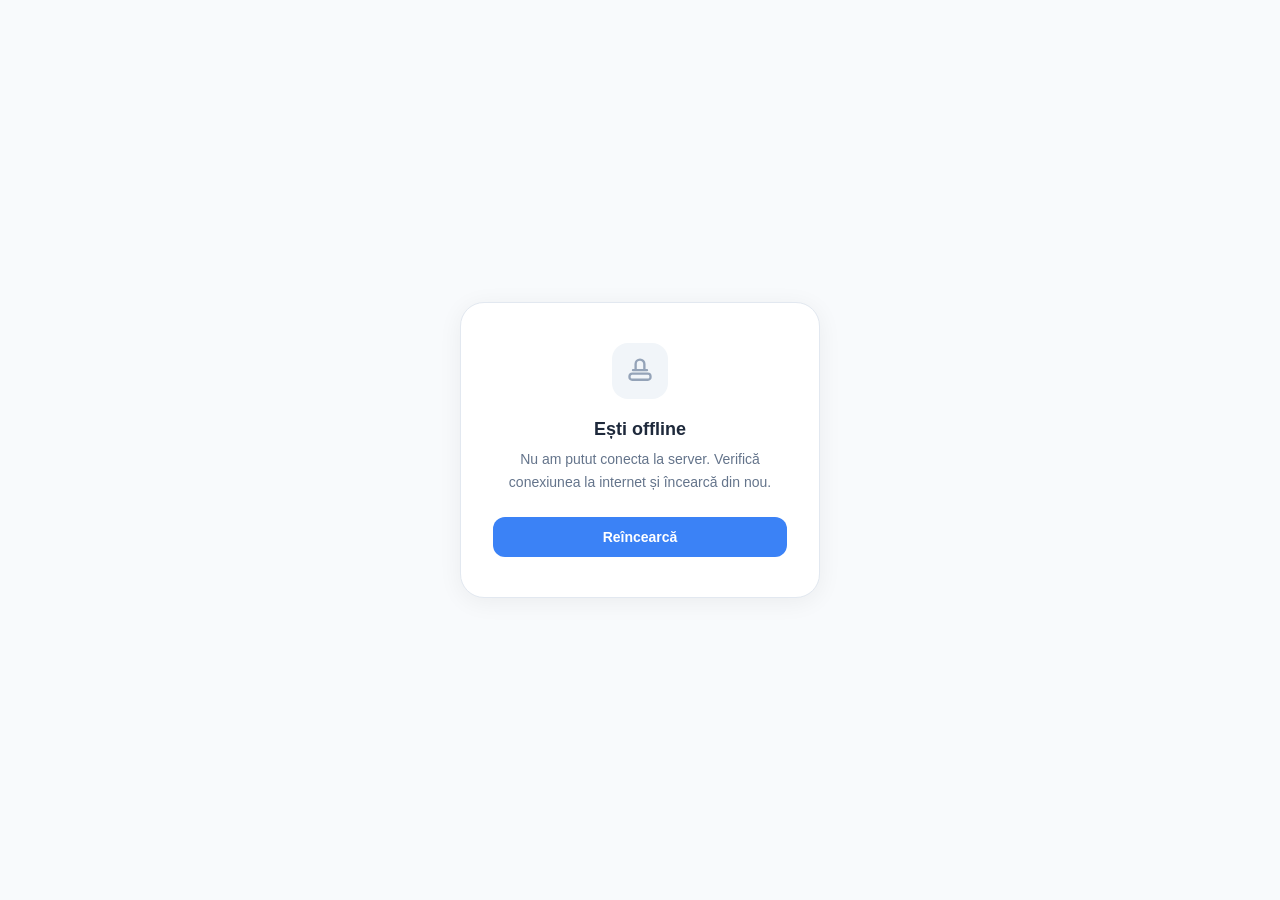
<file: offline.html>
<!DOCTYPE html>
<html lang="ro">
<head>
  <meta charset="UTF-8" />
  <meta name="viewport" content="width=device-width, initial-scale=1.0" />
  <title>Z-FLOW — Offline</title>
  <style>
    * { box-sizing: border-box; margin: 0; padding: 0; }
    body {
      font-family: -apple-system, BlinkMacSystemFont, 'Segoe UI', sans-serif;
      background: #f8fafc;
      display: flex;
      align-items: center;
      justify-content: center;
      min-height: 100vh;
      padding: 1.5rem;
    }
    .card {
      background: #fff;
      border: 1px solid #e2e8f0;
      border-radius: 1.5rem;
      padding: 2.5rem 2rem;
      max-width: 360px;
      width: 100%;
      text-align: center;
      box-shadow: 0 4px 24px rgba(0,0,0,.06);
    }
    .icon {
      width: 56px; height: 56px;
      background: #f1f5f9;
      border-radius: 1rem;
      display: inline-flex;
      align-items: center;
      justify-content: center;
      margin-bottom: 1.25rem;
    }
    h1 { font-size: 1.125rem; font-weight: 800; color: #1e293b; margin-bottom: .5rem; }
    p  { font-size: .875rem; color: #64748b; line-height: 1.6; margin-bottom: 1.5rem; }
    button {
      background: #3b82f6;
      color: #fff;
      border: none;
      border-radius: .75rem;
      padding: .75rem 1.5rem;
      font-size: .875rem;
      font-weight: 700;
      cursor: pointer;
      width: 100%;
      transition: background .2s;
    }
    button:hover { background: #2563eb; }
  </style>
</head>
<body>
  <div class="card">
    <div class="icon">
      <svg width="28" height="28" fill="none" stroke="#94a3b8" stroke-width="2" viewBox="0 0 24 24">
        <path stroke-linecap="round" stroke-linejoin="round"
          d="M3 16.5A2.25 2.25 0 015.25 14.25h13.5A2.25 2.25 0 0121 16.5v.75A2.25 2.25 0
          0118.75 19.5H5.25A2.25 2.25 0 013 17.25v-.75zM8.25 11.25V6a3.75 3.75 0 017.5 0v5.25M6
          11.25h12"/>
      </svg>
    </div>
    <h1>Ești offline</h1>
    <p>Nu am putut conecta la server. Verifică conexiunea la internet și încearcă din nou.</p>
    <button onclick="location.reload()">Reîncearcă</button>
  </div>
</body>
</html>
</file>
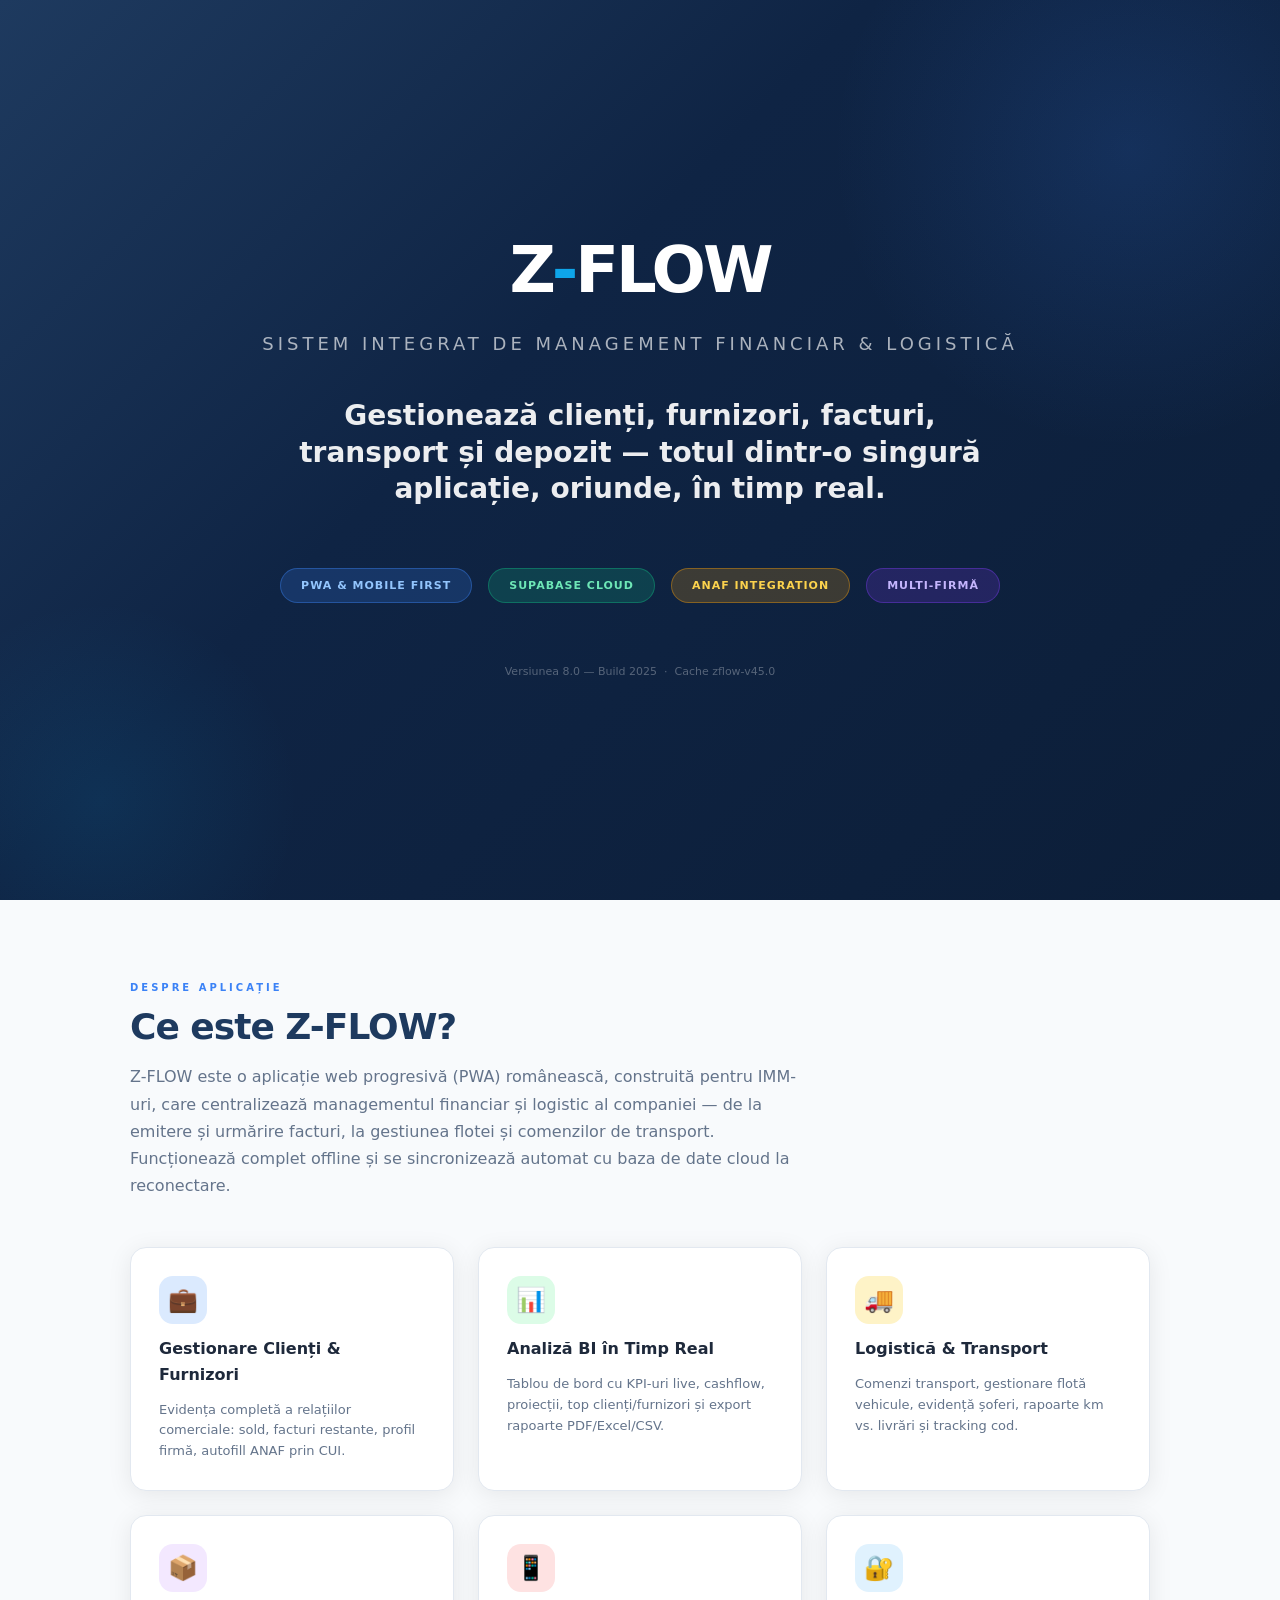
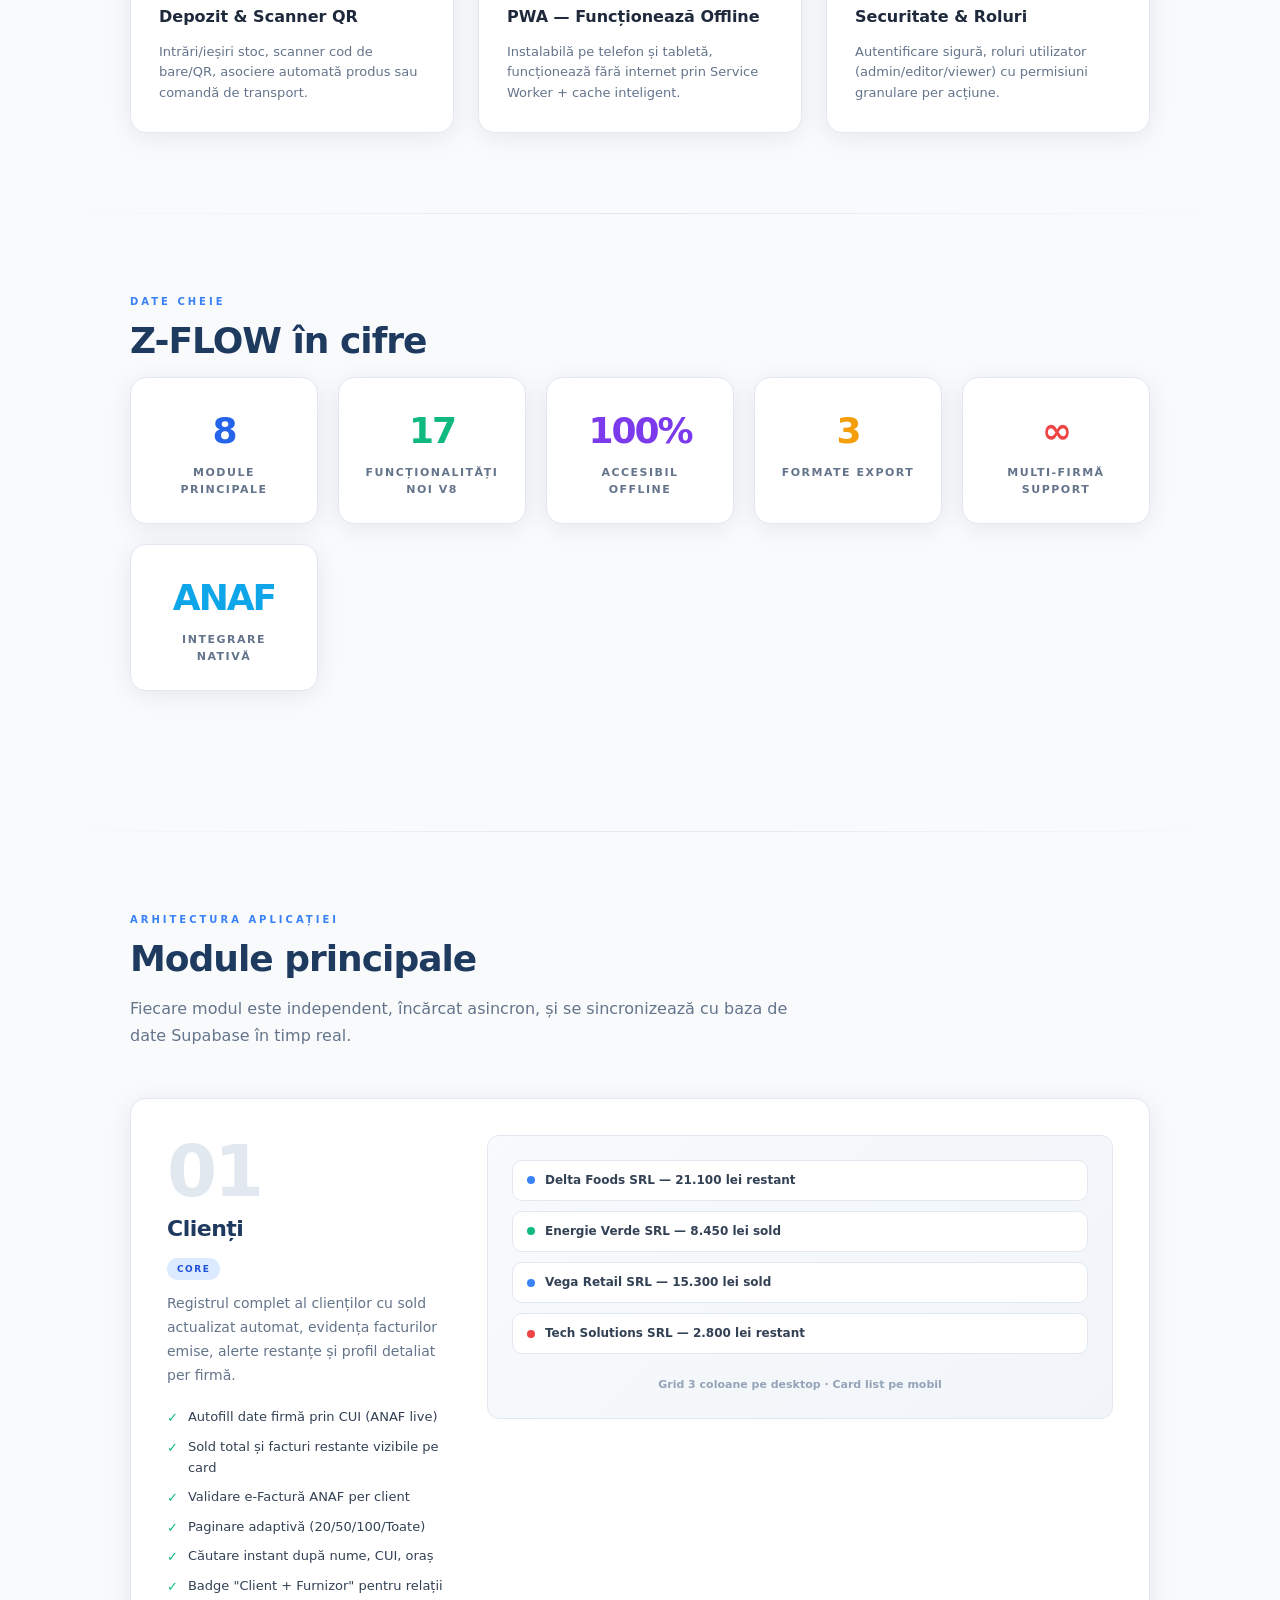
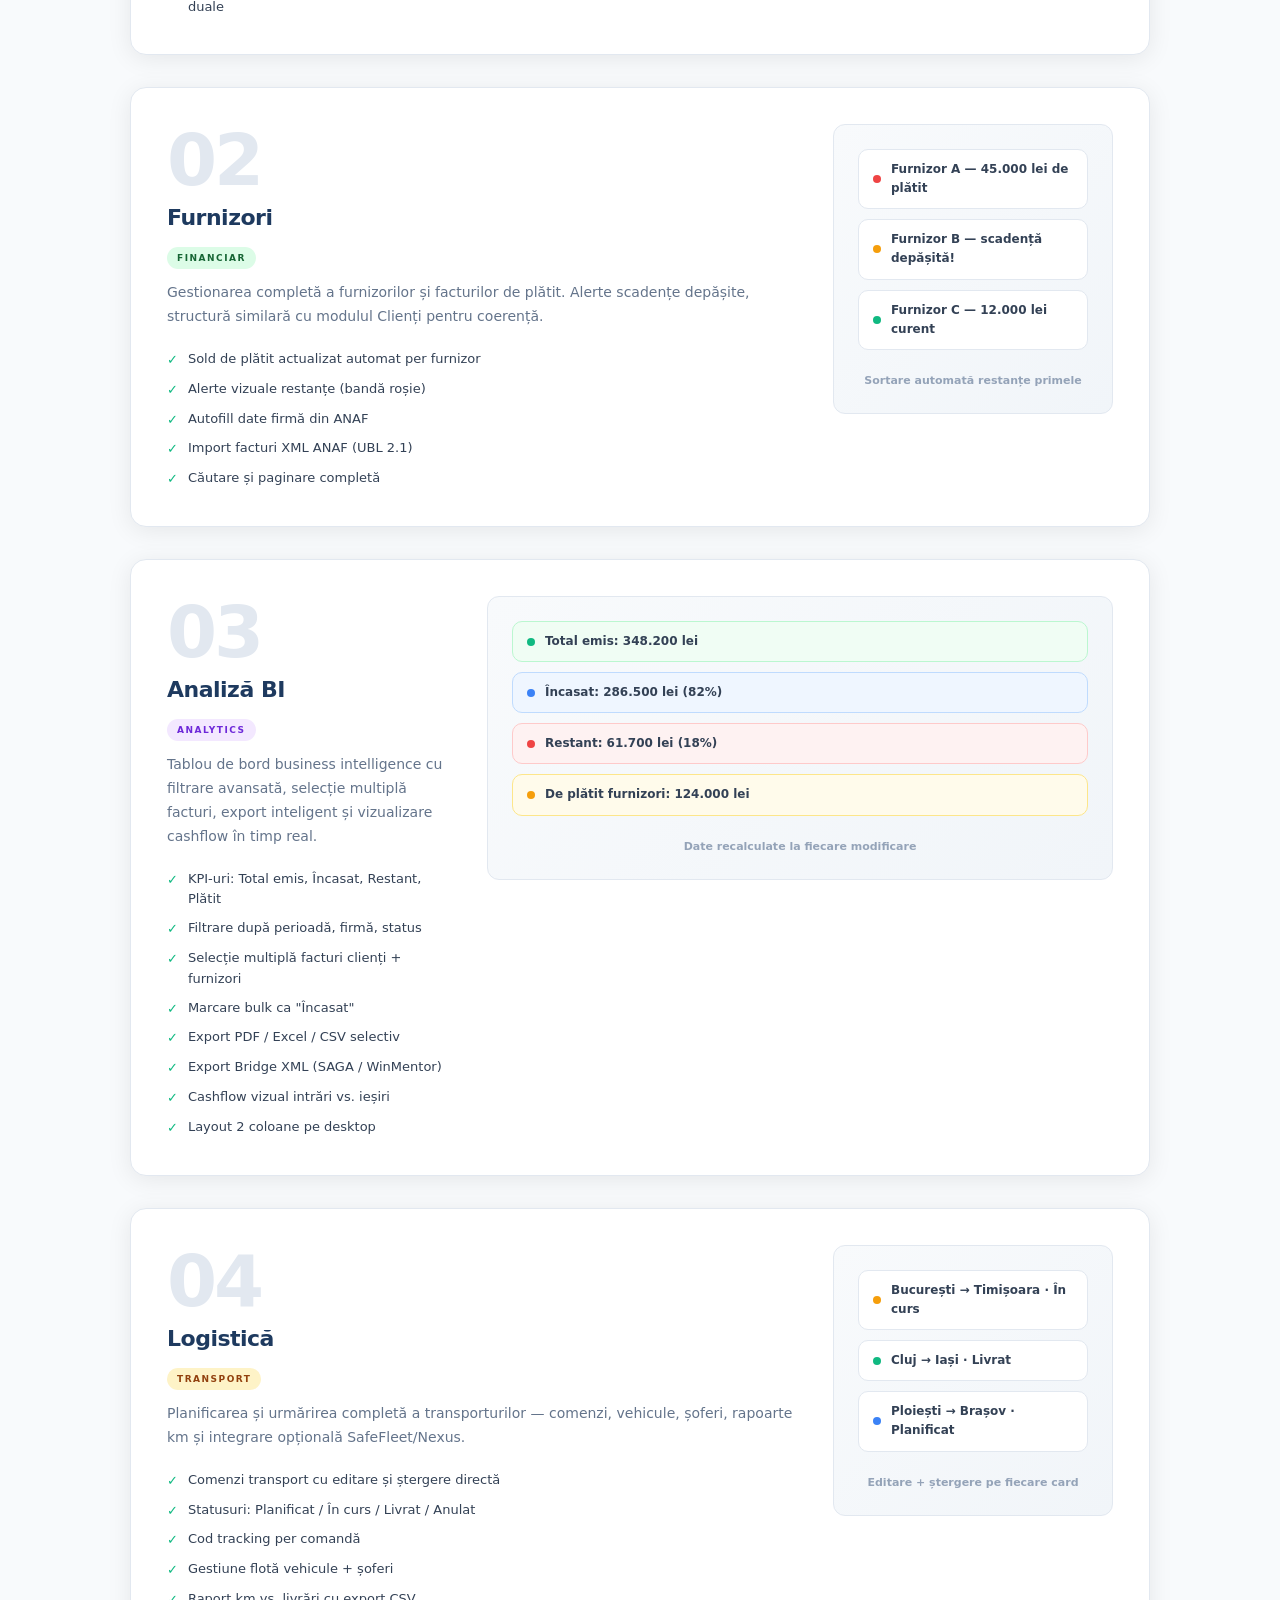
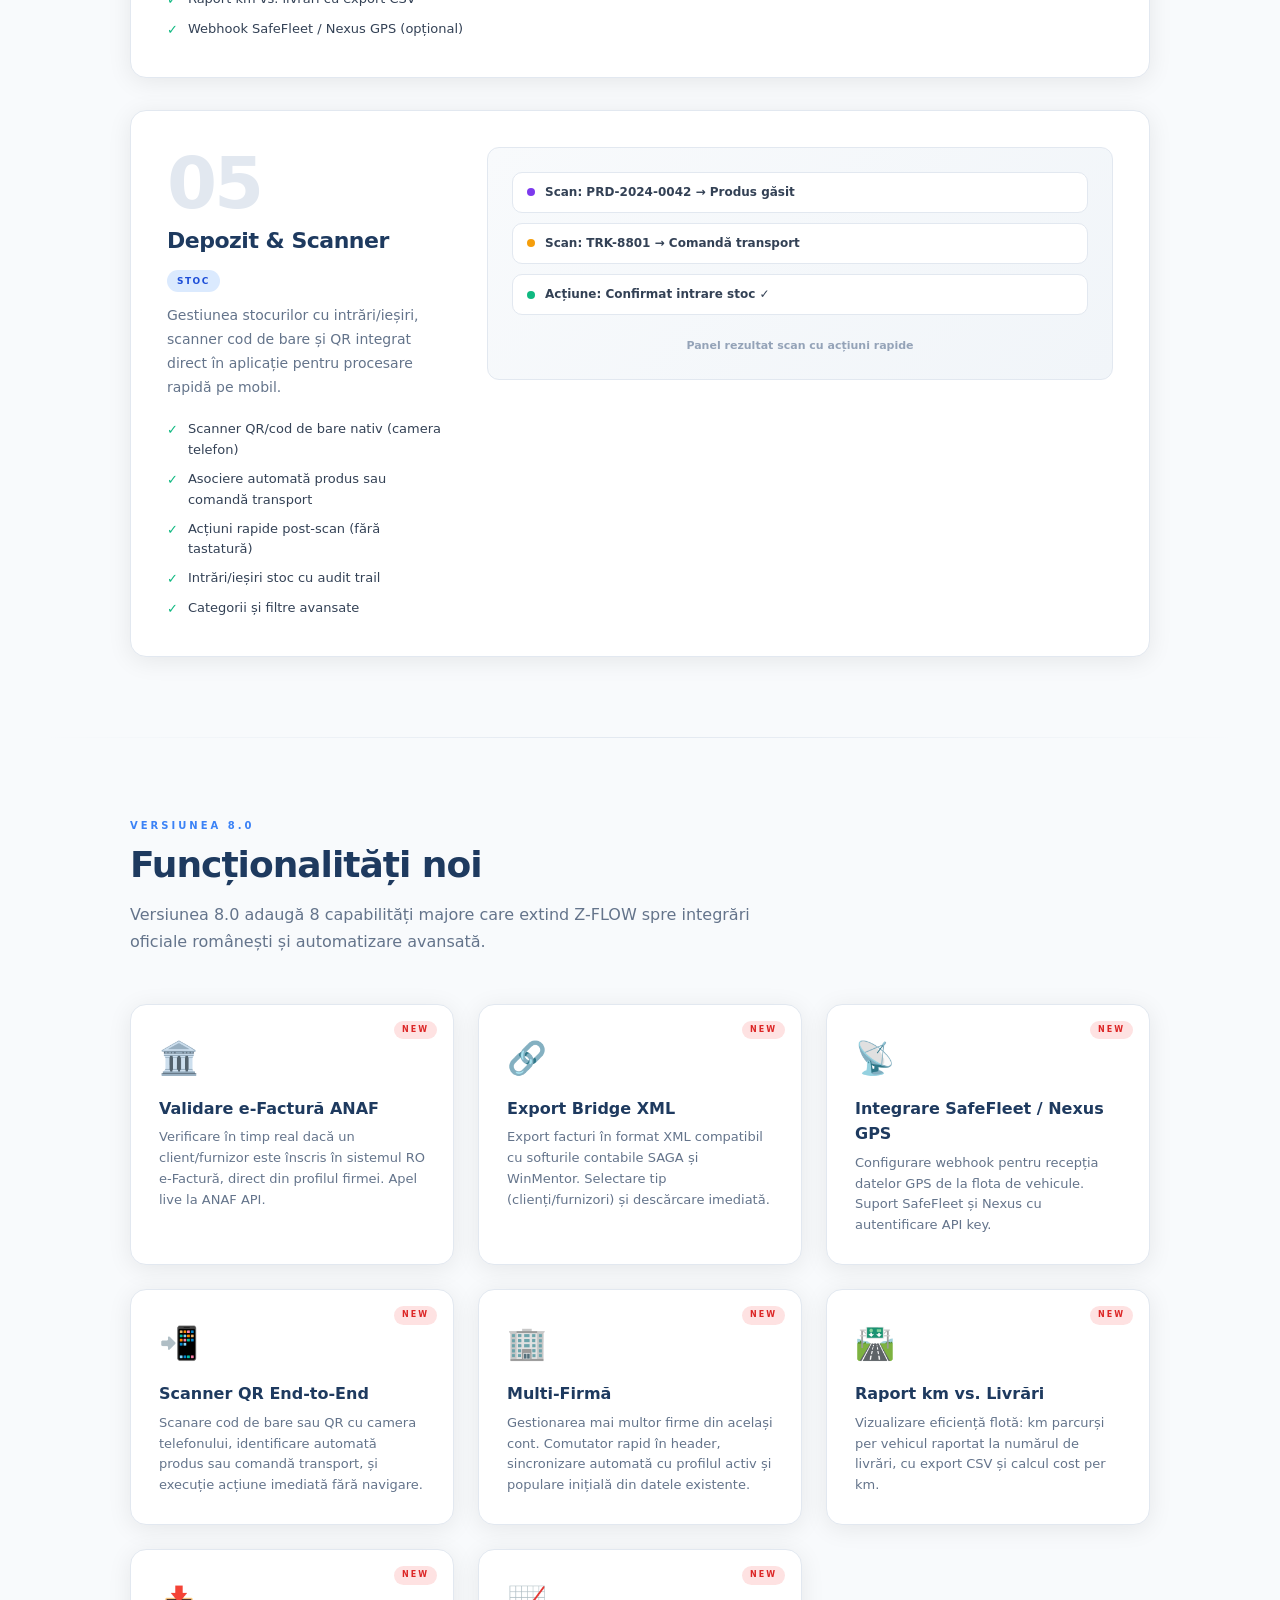
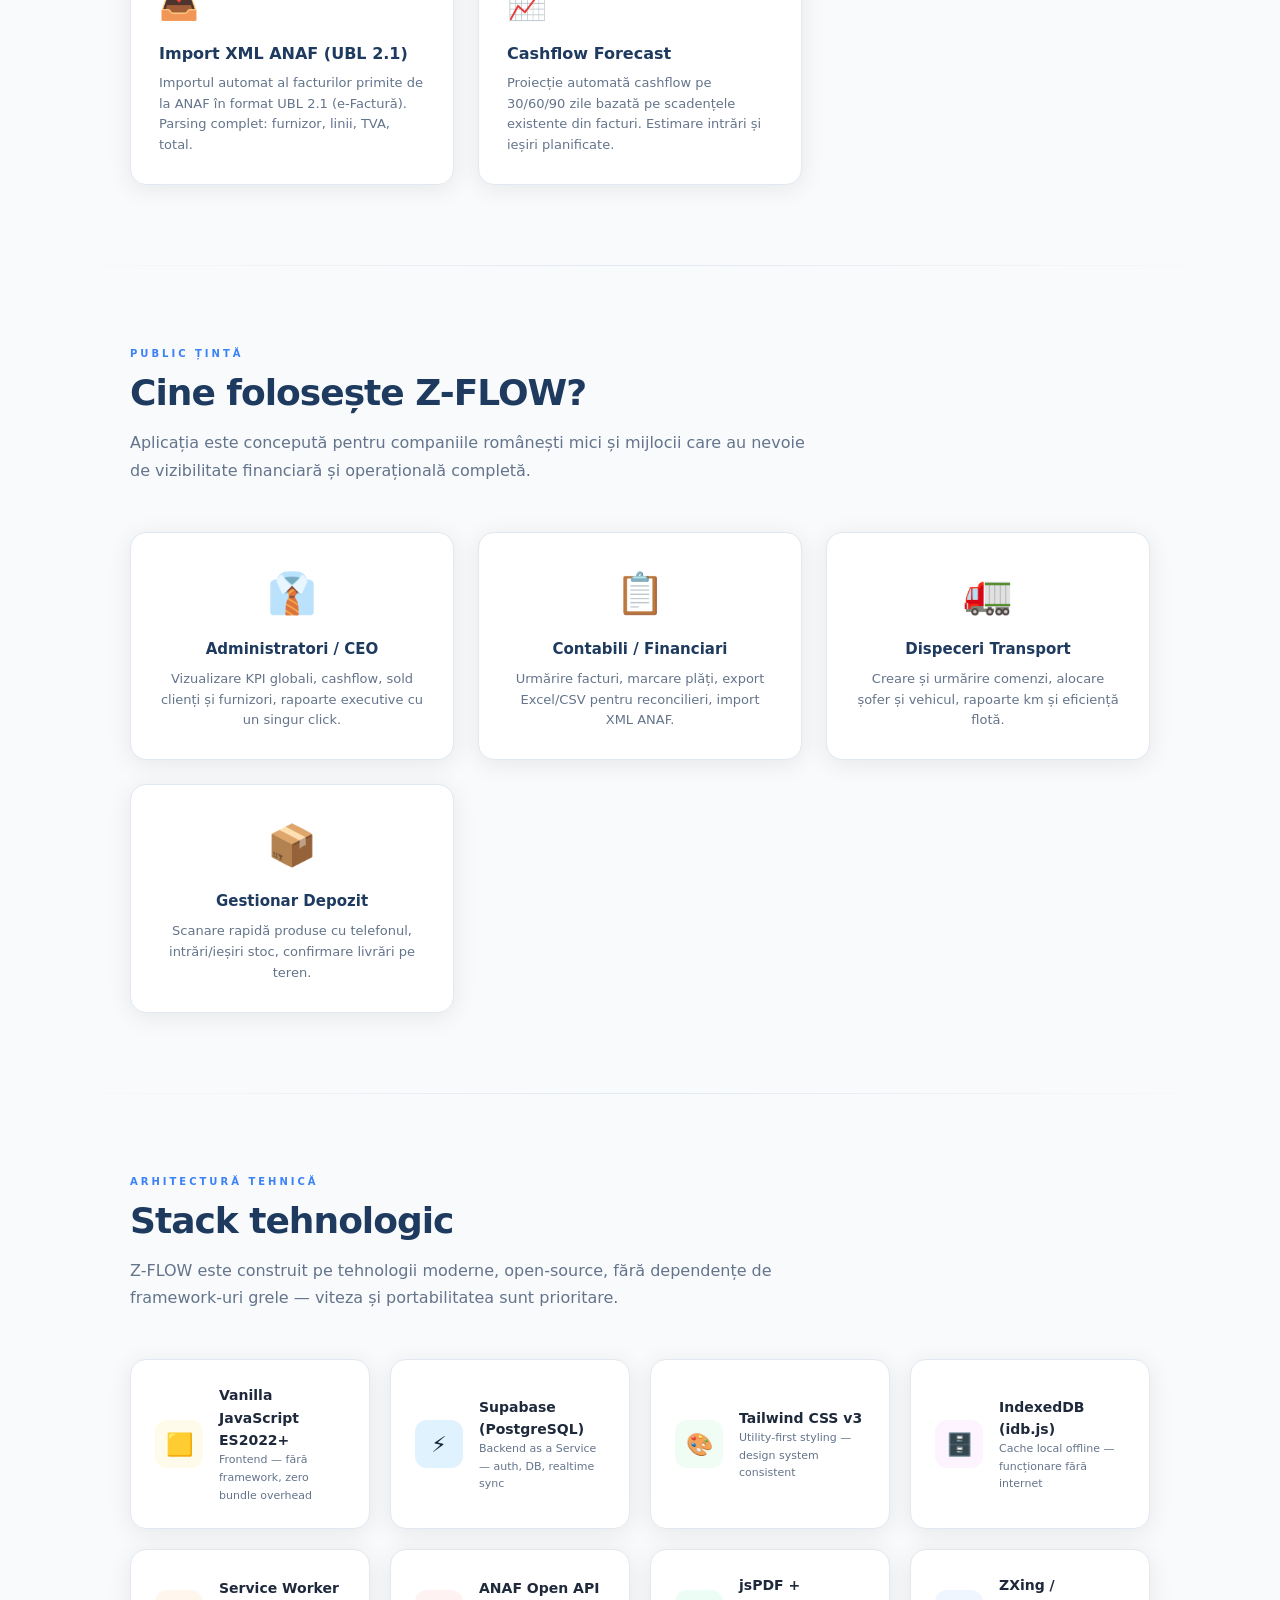
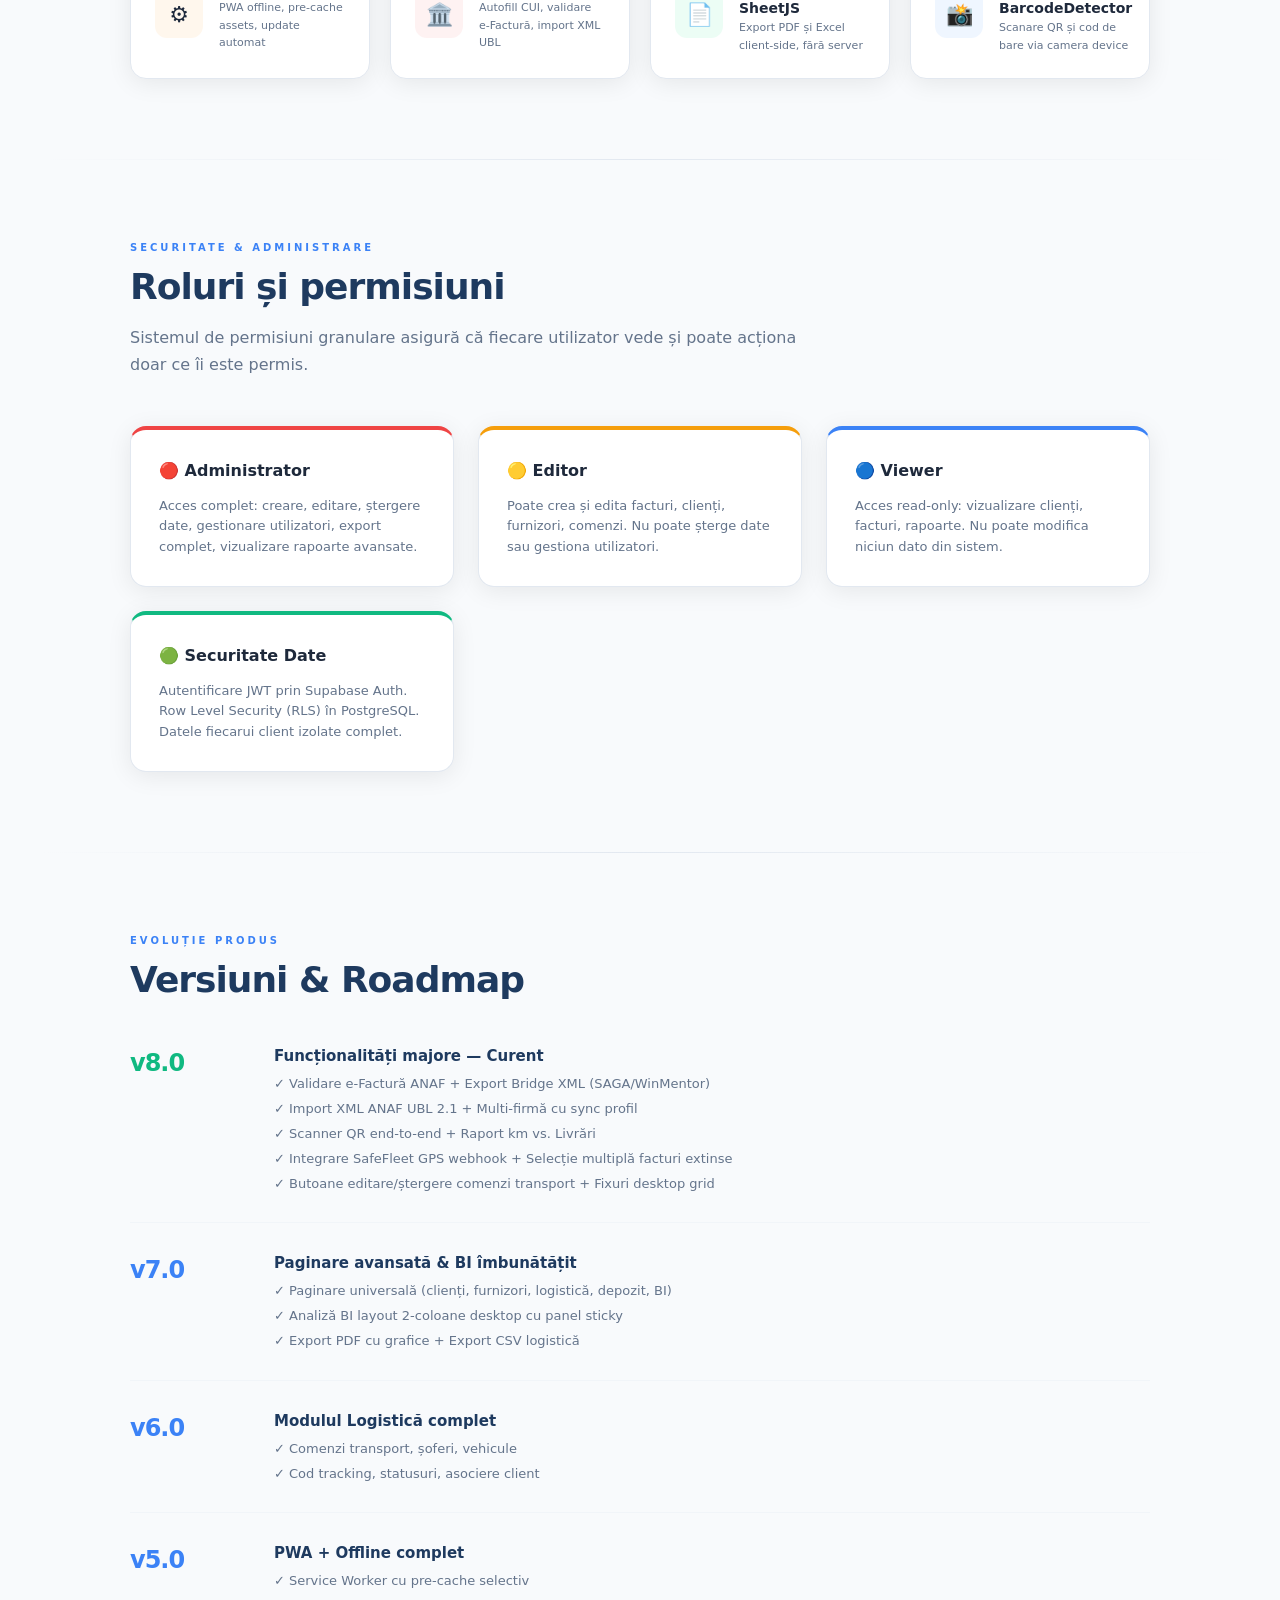
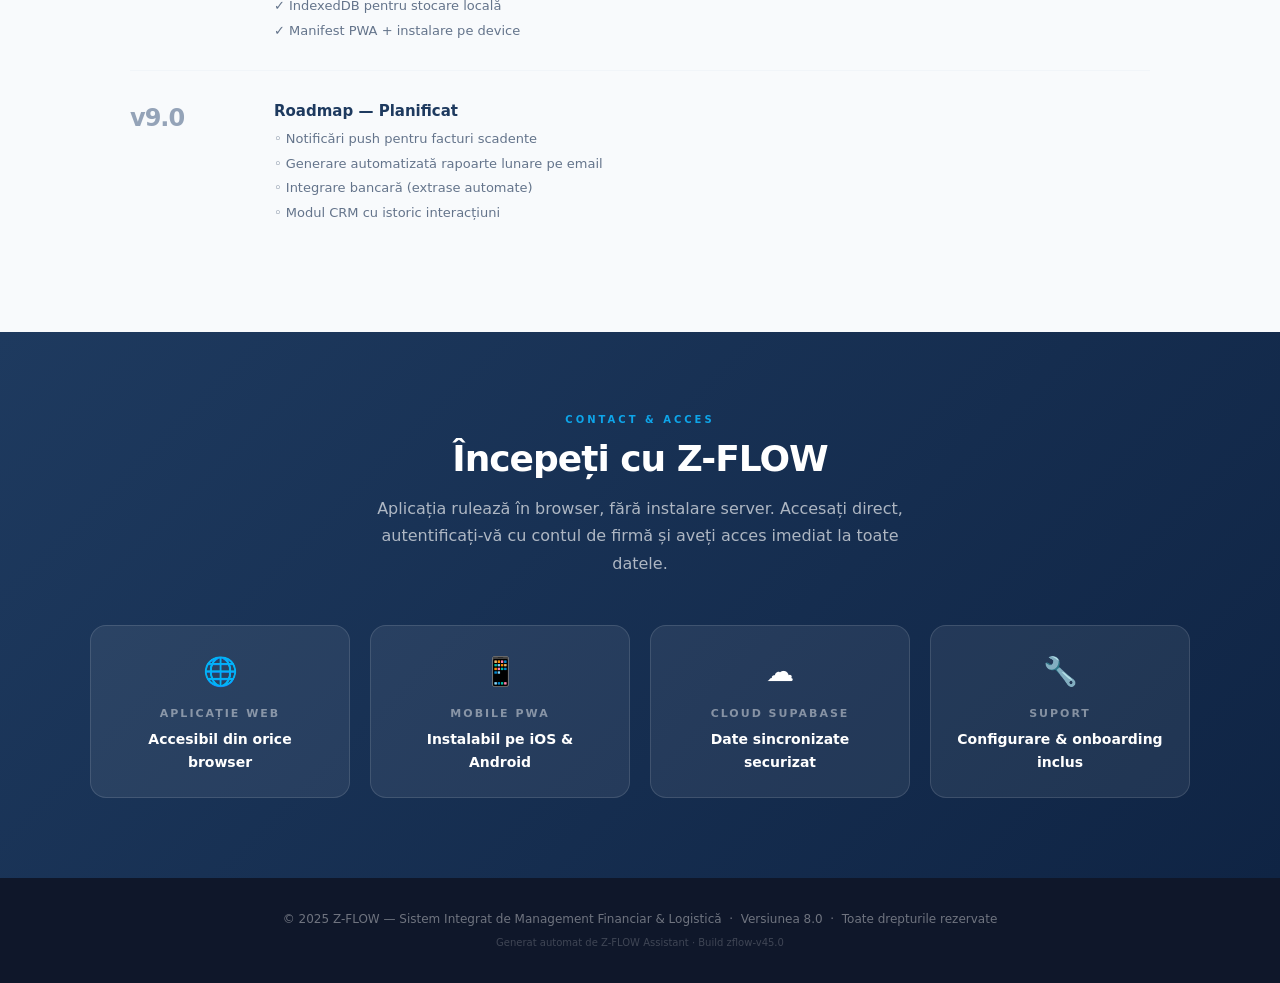
<file: .detalii/PREZENTARE_ZFLOW.html>
<!DOCTYPE html>
<html lang="ro">
<head>
  <meta charset="UTF-8" />
  <meta name="viewport" content="width=device-width, initial-scale=1.0" />
  <title>Z-FLOW — Prezentare Aplicație</title>
  <style>
    :root {
      --blue: #1e3a5f;
      --blue-mid: #2563eb;
      --blue-light: #3b82f6;
      --accent: #0ea5e9;
      --green: #10b981;
      --red: #ef4444;
      --amber: #f59e0b;
      --purple: #7c3aed;
      --slate: #64748b;
      --slate-light: #f1f5f9;
      --white: #ffffff;
      --radius: 16px;
      --shadow: 0 4px 24px rgba(0,0,0,0.08);
    }

    * { box-sizing: border-box; margin: 0; padding: 0; }

    body {
      font-family: 'Segoe UI', system-ui, -apple-system, sans-serif;
      background: #f8fafc;
      color: #1e293b;
      line-height: 1.6;
    }

    /* ── COVER ── */
    .cover {
      background: linear-gradient(135deg, var(--blue) 0%, #0f2444 40%, #0c1e38 100%);
      color: white;
      min-height: 100vh;
      display: flex;
      flex-direction: column;
      align-items: center;
      justify-content: center;
      text-align: center;
      padding: 60px 40px;
      position: relative;
      overflow: hidden;
    }

    .cover::before {
      content: '';
      position: absolute;
      width: 600px; height: 600px;
      border-radius: 50%;
      background: radial-gradient(circle, rgba(59,130,246,0.15), transparent 70%);
      top: -150px; right: -150px;
    }

    .cover::after {
      content: '';
      position: absolute;
      width: 400px; height: 400px;
      border-radius: 50%;
      background: radial-gradient(circle, rgba(14,165,233,0.1), transparent 70%);
      bottom: -100px; left: -100px;
    }

    .logo-block {
      font-size: 64px;
      font-weight: 900;
      letter-spacing: -3px;
      color: white;
      margin-bottom: 8px;
      position: relative;
      z-index: 1;
    }

    .logo-block span { color: var(--accent); }

    .cover-subtitle {
      font-size: 18px;
      font-weight: 400;
      color: rgba(255,255,255,0.65);
      letter-spacing: 4px;
      text-transform: uppercase;
      margin-bottom: 40px;
      position: relative;
      z-index: 1;
    }

    .cover-tagline {
      font-size: 28px;
      font-weight: 700;
      color: rgba(255,255,255,0.92);
      max-width: 700px;
      margin-bottom: 60px;
      position: relative;
      z-index: 1;
      line-height: 1.3;
    }

    .cover-badges {
      display: flex;
      gap: 16px;
      flex-wrap: wrap;
      justify-content: center;
      position: relative;
      z-index: 1;
      margin-bottom: 60px;
    }

    .badge {
      padding: 8px 20px;
      border-radius: 100px;
      font-size: 11px;
      font-weight: 700;
      text-transform: uppercase;
      letter-spacing: 1px;
    }

    .badge-blue  { background: rgba(59,130,246,0.2); border: 1px solid rgba(59,130,246,0.4); color: #93c5fd; }
    .badge-green { background: rgba(16,185,129,0.2); border: 1px solid rgba(16,185,129,0.4); color: #6ee7b7; }
    .badge-amber { background: rgba(245,158,11,0.2); border: 1px solid rgba(245,158,11,0.4); color: #fcd34d; }
    .badge-purple{ background: rgba(124,58,237,0.2); border: 1px solid rgba(124,58,237,0.4); color: #c4b5fd; }

    .cover-version {
      font-size: 11px;
      color: rgba(255,255,255,0.3);
      position: relative;
      z-index: 1;
    }

    /* ── SECTION ── */
    .section {
      max-width: 1100px;
      margin: 0 auto;
      padding: 80px 40px;
    }

    .section-label {
      font-size: 10px;
      font-weight: 800;
      text-transform: uppercase;
      letter-spacing: 3px;
      color: var(--blue-light);
      margin-bottom: 10px;
    }

    .section-title {
      font-size: 36px;
      font-weight: 900;
      color: var(--blue);
      letter-spacing: -1px;
      margin-bottom: 16px;
      line-height: 1.15;
    }

    .section-desc {
      font-size: 16px;
      color: var(--slate);
      max-width: 680px;
      margin-bottom: 48px;
      line-height: 1.7;
    }

    /* ── DIVIDER ── */
    .divider {
      height: 1px;
      background: linear-gradient(to right, transparent, #e2e8f0, transparent);
      margin: 0 40px;
    }

    /* ── OVERVIEW GRID ── */
    .overview-grid {
      display: grid;
      grid-template-columns: repeat(auto-fit, minmax(280px, 1fr));
      gap: 24px;
    }

    .overview-card {
      background: white;
      border-radius: var(--radius);
      padding: 28px;
      box-shadow: var(--shadow);
      border: 1px solid #e2e8f0;
      display: flex;
      flex-direction: column;
      gap: 12px;
      transition: transform 0.2s, box-shadow 0.2s;
    }

    .overview-card:hover {
      transform: translateY(-3px);
      box-shadow: 0 12px 32px rgba(0,0,0,0.1);
    }

    .icon-box {
      width: 48px; height: 48px;
      border-radius: 14px;
      display: flex; align-items: center; justify-content: center;
      font-size: 24px;
    }

    .card-title { font-size: 16px; font-weight: 800; color: #1e293b; }
    .card-desc  { font-size: 13px; color: var(--slate); line-height: 1.6; }

    /* ── MODULE SECTION ── */
    .module-list {
      display: flex;
      flex-direction: column;
      gap: 32px;
    }

    .module-item {
      display: grid;
      grid-template-columns: 280px 1fr;
      gap: 40px;
      align-items: start;
      background: white;
      border-radius: var(--radius);
      padding: 36px;
      box-shadow: var(--shadow);
      border: 1px solid #e2e8f0;
    }

    .module-item.reverse {
      grid-template-columns: 1fr 280px;
    }

    .module-item.reverse .module-meta { order: 2; }
    .module-item.reverse .module-content { order: 1; }

    .module-number {
      font-size: 72px;
      font-weight: 900;
      color: #e2e8f0;
      line-height: 1;
      letter-spacing: -3px;
      margin-bottom: 4px;
    }

    .module-name {
      font-size: 22px;
      font-weight: 900;
      color: var(--blue);
      margin-bottom: 8px;
      letter-spacing: -0.5px;
    }

    .module-tag {
      display: inline-block;
      font-size: 9px;
      font-weight: 800;
      text-transform: uppercase;
      letter-spacing: 1.5px;
      padding: 4px 10px;
      border-radius: 100px;
      margin-bottom: 12px;
    }

    .tag-core      { background: #dbeafe; color: #1d4ed8; }
    .tag-finance   { background: #dcfce7; color: #166534; }
    .tag-logistics { background: #fef3c7; color: #92400e; }
    .tag-analytics { background: #f3e8ff; color: #6d28d9; }
    .tag-new       { background: #fee2e2; color: #991b1b; }
    .tag-pwa       { background: #e0f2fe; color: #0369a1; }

    .module-desc {
      font-size: 14px;
      color: var(--slate);
      line-height: 1.7;
      margin-bottom: 20px;
    }

    .feature-list {
      list-style: none;
      display: flex;
      flex-direction: column;
      gap: 8px;
    }

    .feature-list li {
      display: flex;
      align-items: flex-start;
      gap: 10px;
      font-size: 13px;
      color: #334155;
    }

    .check {
      color: var(--green);
      font-weight: 900;
      flex-shrink: 0;
      margin-top: 1px;
    }

    .module-visual {
      background: linear-gradient(135deg, #f8fafc 0%, #f1f5f9 100%);
      border-radius: 12px;
      padding: 24px;
      border: 1px solid #e2e8f0;
      min-height: 200px;
      display: flex;
      flex-direction: column;
      gap: 10px;
    }

    .vis-row {
      background: white;
      border-radius: 10px;
      padding: 10px 14px;
      border: 1px solid #e2e8f0;
      display: flex;
      align-items: center;
      gap: 10px;
      font-size: 12px;
      font-weight: 600;
      color: #334155;
    }

    .vis-dot {
      width: 8px; height: 8px;
      border-radius: 50%;
      flex-shrink: 0;
    }

    /* ── KPI BAR ── */
    .kpi-bar {
      display: grid;
      grid-template-columns: repeat(auto-fit, minmax(180px, 1fr));
      gap: 20px;
      margin-bottom: 60px;
    }

    .kpi-card {
      background: white;
      border-radius: var(--radius);
      padding: 24px;
      box-shadow: var(--shadow);
      border: 1px solid #e2e8f0;
      text-align: center;
    }

    .kpi-value {
      font-size: 36px;
      font-weight: 900;
      letter-spacing: -2px;
      margin-bottom: 4px;
    }

    .kpi-label {
      font-size: 11px;
      font-weight: 700;
      text-transform: uppercase;
      letter-spacing: 1.5px;
      color: var(--slate);
    }

    /* ── NEW FEATURES ── */
    .new-features-grid {
      display: grid;
      grid-template-columns: repeat(auto-fit, minmax(310px, 1fr));
      gap: 24px;
    }

    .nf-card {
      background: white;
      border-radius: var(--radius);
      padding: 28px;
      box-shadow: var(--shadow);
      border: 1px solid #e2e8f0;
      position: relative;
      overflow: hidden;
    }

    .nf-card::before {
      content: 'NEW';
      position: absolute;
      top: 16px; right: 16px;
      font-size: 8px;
      font-weight: 900;
      letter-spacing: 2px;
      background: #fee2e2;
      color: #dc2626;
      padding: 3px 8px;
      border-radius: 100px;
    }

    .nf-icon {
      font-size: 32px;
      margin-bottom: 12px;
    }

    .nf-title {
      font-size: 16px;
      font-weight: 800;
      color: var(--blue);
      margin-bottom: 6px;
    }

    .nf-desc {
      font-size: 13px;
      color: var(--slate);
      line-height: 1.6;
    }

    /* ── TECH STACK ── */
    .tech-grid {
      display: grid;
      grid-template-columns: repeat(auto-fit, minmax(220px, 1fr));
      gap: 20px;
    }

    .tech-card {
      background: white;
      border-radius: var(--radius);
      padding: 24px;
      box-shadow: var(--shadow);
      border: 1px solid #e2e8f0;
      display: flex;
      align-items: center;
      gap: 16px;
    }

    .tech-icon {
      width: 48px; height: 48px;
      border-radius: 12px;
      display: flex; align-items: center; justify-content: center;
      font-size: 22px;
      flex-shrink: 0;
    }

    .tech-name  { font-size: 14px; font-weight: 800; color: #1e293b; }
    .tech-role  { font-size: 11px; color: var(--slate); }

    /* ── TIMELINE ── */
    .timeline { display: flex; flex-direction: column; gap: 0; }

    .tl-item {
      display: grid;
      grid-template-columns: 120px 1fr;
      gap: 24px;
      padding: 28px 0;
      border-bottom: 1px solid #f1f5f9;
    }

    .tl-item:last-child { border-bottom: none; }

    .tl-version {
      font-size: 24px;
      font-weight: 900;
      color: var(--blue-light);
      letter-spacing: -1px;
    }

    .tl-title { font-size: 15px; font-weight: 800; color: var(--blue); margin-bottom: 6px; }
    .tl-items {
      font-size: 13px;
      color: var(--slate);
      display: flex;
      flex-direction: column;
      gap: 4px;
    }

    /* ── AUDIENCE ── */
    .audience-grid {
      display: grid;
      grid-template-columns: repeat(auto-fit, minmax(250px, 1fr));
      gap: 24px;
    }

    .audience-card {
      background: white;
      border-radius: var(--radius);
      padding: 28px;
      box-shadow: var(--shadow);
      border: 1px solid #e2e8f0;
      text-align: center;
    }

    .audience-emoji { font-size: 40px; margin-bottom: 12px; }
    .audience-role  { font-size: 15px; font-weight: 800; color: var(--blue); margin-bottom: 8px; }
    .audience-desc  { font-size: 13px; color: var(--slate); line-height: 1.6; }

    /* ── DARK SECTION ── */
    .dark-section {
      background: linear-gradient(135deg, var(--blue) 0%, #0f2444 100%);
      color: white;
      padding: 80px 40px;
    }

    .dark-section .section-title { color: white; }
    .dark-section .section-desc  { color: rgba(255,255,255,0.65); }
    .dark-section .section-label { color: var(--accent); }

    .contact-grid {
      display: grid;
      grid-template-columns: repeat(auto-fit, minmax(220px, 1fr));
      gap: 20px;
      max-width: 1100px;
      margin: 0 auto;
    }

    .contact-item {
      background: rgba(255,255,255,0.07);
      border: 1px solid rgba(255,255,255,0.12);
      border-radius: var(--radius);
      padding: 24px;
      text-align: center;
    }

    .contact-icon { font-size: 28px; margin-bottom: 10px; }
    .contact-label { font-size: 11px; font-weight: 800; text-transform: uppercase; letter-spacing: 2px; color: rgba(255,255,255,0.45); margin-bottom: 6px; }
    .contact-value { font-size: 14px; font-weight: 700; color: white; }

    /* ── FOOTER ── */
    .footer {
      background: #0f172a;
      color: rgba(255,255,255,0.4);
      text-align: center;
      padding: 32px 40px;
      font-size: 12px;
    }

    /* ── PRINT ── */
    @media print {
      .cover { min-height: auto; padding: 40px; }
      .section { padding: 40px; }
    }

    @media (max-width: 768px) {
      .logo-block { font-size: 48px; }
      .cover-tagline { font-size: 22px; }
      .section { padding: 48px 24px; }
      .module-item, .module-item.reverse { grid-template-columns: 1fr; }
      .module-item.reverse .module-meta, .module-item.reverse .module-content { order: unset; }
      .module-number { font-size: 48px; }
    }
  </style>
</head>
<body>

<!-- ═══════════════════════ COVER ═══════════════════════ -->
<section class="cover">
  <div class="logo-block">Z<span>-</span>FLOW</div>
  <p class="cover-subtitle">Sistem Integrat de Management Financiar &amp; Logistică</p>
  <p class="cover-tagline">
    Gestionează clienți, furnizori, facturi, transport și depozit — totul dintr-o singură aplicație, oriunde, în timp real.
  </p>
  <div class="cover-badges">
    <span class="badge badge-blue">PWA &amp; Mobile First</span>
    <span class="badge badge-green">Supabase Cloud</span>
    <span class="badge badge-amber">ANAF Integration</span>
    <span class="badge badge-purple">Multi-firmă</span>
  </div>
  <p class="cover-version">Versiunea 8.0 — Build 2025 &nbsp;·&nbsp; Cache zflow-v45.0</p>
</section>

<!-- ═══════════════════════ OVERVIEW ═══════════════════════ -->
<section class="section">
  <p class="section-label">Despre Aplicație</p>
  <h2 class="section-title">Ce este Z-FLOW?</h2>
  <p class="section-desc">
    Z-FLOW este o aplicație web progresivă (PWA) românească, construită pentru IMM-uri, care centralizează managementul financiar și logistic al companiei — de la emitere și urmărire facturi, la gestiunea flotei și comenzilor de transport. Funcționează complet offline și se sincronizează automat cu baza de date cloud la reconectare.
  </p>

  <div class="overview-grid">
    <div class="overview-card">
      <div class="icon-box" style="background:#dbeafe">💼</div>
      <div class="card-title">Gestionare Clienți &amp; Furnizori</div>
      <p class="card-desc">Evidența completă a relațiilor comerciale: sold, facturi restante, profil firmă, autofill ANAF prin CUI.</p>
    </div>
    <div class="overview-card">
      <div class="icon-box" style="background:#dcfce7">📊</div>
      <div class="card-title">Analiză BI în Timp Real</div>
      <p class="card-desc">Tablou de bord cu KPI-uri live, cashflow, proiecții, top clienți/furnizori și export rapoarte PDF/Excel/CSV.</p>
    </div>
    <div class="overview-card">
      <div class="icon-box" style="background:#fef3c7">🚚</div>
      <div class="card-title">Logistică &amp; Transport</div>
      <p class="card-desc">Comenzi transport, gestionare flotă vehicule, evidență șoferi, rapoarte km vs. livrări și tracking cod.</p>
    </div>
    <div class="overview-card">
      <div class="icon-box" style="background:#f3e8ff">📦</div>
      <div class="card-title">Depozit &amp; Scanner QR</div>
      <p class="card-desc">Intrări/ieșiri stoc, scanner cod de bare/QR, asociere automată produs sau comandă de transport.</p>
    </div>
    <div class="overview-card">
      <div class="icon-box" style="background:#fee2e2">📱</div>
      <div class="card-title">PWA — Funcționează Offline</div>
      <p class="card-desc">Instalabilă pe telefon și tabletă, funcționează fără internet prin Service Worker + cache inteligent.</p>
    </div>
    <div class="overview-card">
      <div class="icon-box" style="background:#e0f2fe">🔐</div>
      <div class="card-title">Securitate &amp; Roluri</div>
      <p class="card-desc">Autentificare sigură, roluri utilizator (admin/editor/viewer) cu permisiuni granulare per acțiune.</p>
    </div>
  </div>
</section>

<div class="divider"></div>

<!-- ═══════════════════════ KPI ═══════════════════════ -->
<section class="section">
  <p class="section-label">Date cheie</p>
  <h2 class="section-title">Z-FLOW în cifre</h2>

  <div class="kpi-bar">
    <div class="kpi-card">
      <div class="kpi-value" style="color:#2563eb">8</div>
      <div class="kpi-label">Module principale</div>
    </div>
    <div class="kpi-card">
      <div class="kpi-value" style="color:#10b981">17</div>
      <div class="kpi-label">Funcționalități noi v8</div>
    </div>
    <div class="kpi-card">
      <div class="kpi-value" style="color:#7c3aed">100%</div>
      <div class="kpi-label">Accesibil offline</div>
    </div>
    <div class="kpi-card">
      <div class="kpi-value" style="color:#f59e0b">3</div>
      <div class="kpi-label">Formate export</div>
    </div>
    <div class="kpi-card">
      <div class="kpi-value" style="color:#ef4444">∞</div>
      <div class="kpi-label">Multi-firmă support</div>
    </div>
    <div class="kpi-card">
      <div class="kpi-value" style="color:#0ea5e9">ANAF</div>
      <div class="kpi-label">Integrare nativă</div>
    </div>
  </div>
</section>

<div class="divider"></div>

<!-- ═══════════════════════ MODULES ═══════════════════════ -->
<section class="section">
  <p class="section-label">Arhitectura aplicației</p>
  <h2 class="section-title">Module principale</h2>
  <p class="section-desc">Fiecare modul este independent, încărcat asincron, și se sincronizează cu baza de date Supabase în timp real.</p>

  <div class="module-list">

    <!-- M1: Clienți -->
    <div class="module-item">
      <div class="module-meta">
        <div class="module-number">01</div>
        <div class="module-name">Clienți</div>
        <span class="module-tag tag-core">Core</span>
        <p class="module-desc">Registrul complet al clienților cu sold actualizat automat, evidența facturilor emise, alerte restanțe și profil detaliat per firmă.</p>
        <ul class="feature-list">
          <li><span class="check">✓</span> Autofill date firmă prin CUI (ANAF live)</li>
          <li><span class="check">✓</span> Sold total și facturi restante vizibile pe card</li>
          <li><span class="check">✓</span> Validare e-Factură ANAF per client</li>
          <li><span class="check">✓</span> Paginare adaptivă (20/50/100/Toate)</li>
          <li><span class="check">✓</span> Căutare instant după nume, CUI, oraș</li>
          <li><span class="check">✓</span> Badge "Client + Furnizor" pentru relații duale</li>
        </ul>
      </div>
      <div class="module-visual">
        <div class="vis-row"><span class="vis-dot" style="background:#3b82f6"></span>Delta Foods SRL — 21.100 lei restant</div>
        <div class="vis-row"><span class="vis-dot" style="background:#10b981"></span>Energie Verde SRL — 8.450 lei sold</div>
        <div class="vis-row"><span class="vis-dot" style="background:#3b82f6"></span>Vega Retail SRL — 15.300 lei sold</div>
        <div class="vis-row"><span class="vis-dot" style="background:#ef4444"></span>Tech Solutions SRL — 2.800 lei restant</div>
        <div style="margin-top:auto; padding-top:12px; font-size:11px; color:#94a3b8; text-align:center; font-weight:600;">Grid 3 coloane pe desktop · Card list pe mobil</div>
      </div>
    </div>

    <!-- M2: Furnizori -->
    <div class="module-item reverse">
      <div class="module-content">
        <div class="module-number">02</div>
        <div class="module-name">Furnizori</div>
        <span class="module-tag tag-finance">Financiar</span>
        <p class="module-desc">Gestionarea completă a furnizorilor și facturilor de plătit. Alerte scadențe depășite, structură similară cu modulul Clienți pentru coerență.</p>
        <ul class="feature-list">
          <li><span class="check">✓</span> Sold de plătit actualizat automat per furnizor</li>
          <li><span class="check">✓</span> Alerte vizuale restanțe (bandă roșie)</li>
          <li><span class="check">✓</span> Autofill date firmă din ANAF</li>
          <li><span class="check">✓</span> Import facturi XML ANAF (UBL 2.1)</li>
          <li><span class="check">✓</span> Căutare și paginare completă</li>
        </ul>
      </div>
      <div class="module-meta">
        <div class="module-visual">
          <div class="vis-row"><span class="vis-dot" style="background:#ef4444"></span>Furnizor A — 45.000 lei de plătit</div>
          <div class="vis-row"><span class="vis-dot" style="background:#f59e0b"></span>Furnizor B — scadență depășită!</div>
          <div class="vis-row"><span class="vis-dot" style="background:#10b981"></span>Furnizor C — 12.000 lei curent</div>
          <div style="margin-top:auto; padding-top:12px; font-size:11px; color:#94a3b8; text-align:center; font-weight:600;">Sortare automată restanțe primele</div>
        </div>
      </div>
    </div>

    <!-- M3: Analiză BI -->
    <div class="module-item">
      <div class="module-meta">
        <div class="module-number">03</div>
        <div class="module-name">Analiză BI</div>
        <span class="module-tag tag-analytics">Analytics</span>
        <p class="module-desc">Tablou de bord business intelligence cu filtrare avansată, selecție multiplă facturi, export inteligent și vizualizare cashflow în timp real.</p>
        <ul class="feature-list">
          <li><span class="check">✓</span> KPI-uri: Total emis, Încasat, Restant, Plătit</li>
          <li><span class="check">✓</span> Filtrare după perioadă, firmă, status</li>
          <li><span class="check">✓</span> Selecție multiplă facturi clienți + furnizori</li>
          <li><span class="check">✓</span> Marcare bulk ca "Încasat"</li>
          <li><span class="check">✓</span> Export PDF / Excel / CSV selectiv</li>
          <li><span class="check">✓</span> Export Bridge XML (SAGA / WinMentor)</li>
          <li><span class="check">✓</span> Cashflow vizual intrări vs. ieșiri</li>
          <li><span class="check">✓</span> Layout 2 coloane pe desktop</li>
        </ul>
      </div>
      <div class="module-visual">
        <div class="vis-row" style="background:#f0fdf4; border-color:#bbf7d0"><span class="vis-dot" style="background:#10b981"></span>Total emis: 348.200 lei</div>
        <div class="vis-row" style="background:#eff6ff; border-color:#bfdbfe"><span class="vis-dot" style="background:#3b82f6"></span>Încasat: 286.500 lei (82%)</div>
        <div class="vis-row" style="background:#fef2f2; border-color:#fecaca"><span class="vis-dot" style="background:#ef4444"></span>Restant: 61.700 lei (18%)</div>
        <div class="vis-row" style="background:#fffbeb; border-color:#fde68a"><span class="vis-dot" style="background:#f59e0b"></span>De plătit furnizori: 124.000 lei</div>
        <div style="margin-top:auto; padding-top:12px; font-size:11px; color:#94a3b8; text-align:center; font-weight:600;">Date recalculate la fiecare modificare</div>
      </div>
    </div>

    <!-- M4: Logistică -->
    <div class="module-item reverse">
      <div class="module-content">
        <div class="module-number">04</div>
        <div class="module-name">Logistică</div>
        <span class="module-tag tag-logistics">Transport</span>
        <p class="module-desc">Planificarea și urmărirea completă a transporturilor — comenzi, vehicule, șoferi, rapoarte km și integrare opțională SafeFleet/Nexus.</p>
        <ul class="feature-list">
          <li><span class="check">✓</span> Comenzi transport cu editare și ștergere directă</li>
          <li><span class="check">✓</span> Statusuri: Planificat / În curs / Livrat / Anulat</li>
          <li><span class="check">✓</span> Cod tracking per comandă</li>
          <li><span class="check">✓</span> Gestiune flotă vehicule + șoferi</li>
          <li><span class="check">✓</span> Raport km vs. livrări cu export CSV</li>
          <li><span class="check">✓</span> Webhook SafeFleet / Nexus GPS (opțional)</li>
        </ul>
      </div>
      <div class="module-meta">
        <div class="module-visual">
          <div class="vis-row"><span class="vis-dot" style="background:#f59e0b"></span>București → Timișoara · În curs</div>
          <div class="vis-row"><span class="vis-dot" style="background:#10b981"></span>Cluj → Iași · Livrat</div>
          <div class="vis-row"><span class="vis-dot" style="background:#3b82f6"></span>Ploiești → Brașov · Planificat</div>
          <div style="margin-top:auto; padding-top:12px; font-size:11px; color:#94a3b8; text-align:center; font-weight:600;">Editare + ștergere pe fiecare card</div>
        </div>
      </div>
    </div>

    <!-- M5: Depozit -->
    <div class="module-item">
      <div class="module-meta">
        <div class="module-number">05</div>
        <div class="module-name">Depozit &amp; Scanner</div>
        <span class="module-tag tag-core">Stoc</span>
        <p class="module-desc">Gestiunea stocurilor cu intrări/ieșiri, scanner cod de bare și QR integrat direct în aplicație pentru procesare rapidă pe mobil.</p>
        <ul class="feature-list">
          <li><span class="check">✓</span> Scanner QR/cod de bare nativ (camera telefon)</li>
          <li><span class="check">✓</span> Asociere automată produs sau comandă transport</li>
          <li><span class="check">✓</span> Acțiuni rapide post-scan (fără tastatură)</li>
          <li><span class="check">✓</span> Intrări/ieșiri stoc cu audit trail</li>
          <li><span class="check">✓</span> Categorii și filtre avansate</li>
        </ul>
      </div>
      <div class="module-visual">
        <div class="vis-row"><span class="vis-dot" style="background:#7c3aed"></span>Scan: PRD-2024-0042 → Produs găsit</div>
        <div class="vis-row"><span class="vis-dot" style="background:#f59e0b"></span>Scan: TRK-8801 → Comandă transport</div>
        <div class="vis-row"><span class="vis-dot" style="background:#10b981"></span>Acțiune: Confirmat intrare stoc ✓</div>
        <div style="margin-top:auto; padding-top:12px; font-size:11px; color:#94a3b8; text-align:center; font-weight:600;">Panel rezultat scan cu acțiuni rapide</div>
      </div>
    </div>

  </div>
</section>

<div class="divider"></div>

<!-- ═══════════════════════ NEW FEATURES ═══════════════════════ -->
<section class="section">
  <p class="section-label">Versiunea 8.0</p>
  <h2 class="section-title">Funcționalități noi</h2>
  <p class="section-desc">Versiunea 8.0 adaugă 8 capabilități majore care extind Z-FLOW spre integrări oficiale românești și automatizare avansată.</p>

  <div class="new-features-grid">

    <div class="nf-card">
      <div class="nf-icon">🏛️</div>
      <div class="nf-title">Validare e-Factură ANAF</div>
      <p class="nf-desc">Verificare în timp real dacă un client/furnizor este înscris în sistemul RO e-Factură, direct din profilul firmei. Apel live la ANAF API.</p>
    </div>

    <div class="nf-card">
      <div class="nf-icon">🔗</div>
      <div class="nf-title">Export Bridge XML</div>
      <p class="nf-desc">Export facturi în format XML compatibil cu softurile contabile SAGA și WinMentor. Selectare tip (clienți/furnizori) și descărcare imediată.</p>
    </div>

    <div class="nf-card">
      <div class="nf-icon">📡</div>
      <div class="nf-title">Integrare SafeFleet / Nexus GPS</div>
      <p class="nf-desc">Configurare webhook pentru recepția datelor GPS de la flota de vehicule. Suport SafeFleet și Nexus cu autentificare API key.</p>
    </div>

    <div class="nf-card">
      <div class="nf-icon">📲</div>
      <div class="nf-title">Scanner QR End-to-End</div>
      <p class="nf-desc">Scanare cod de bare sau QR cu camera telefonului, identificare automată produs sau comandă transport, și execuție acțiune imediată fără navigare.</p>
    </div>

    <div class="nf-card">
      <div class="nf-icon">🏢</div>
      <div class="nf-title">Multi-Firmă</div>
      <p class="nf-desc">Gestionarea mai multor firme din același cont. Comutator rapid în header, sincronizare automată cu profilul activ și populare inițială din datele existente.</p>
    </div>

    <div class="nf-card">
      <div class="nf-icon">🛣️</div>
      <div class="nf-title">Raport km vs. Livrări</div>
      <p class="nf-desc">Vizualizare eficiență flotă: km parcurși per vehicul raportat la numărul de livrări, cu export CSV și calcul cost per km.</p>
    </div>

    <div class="nf-card">
      <div class="nf-icon">📥</div>
      <div class="nf-title">Import XML ANAF (UBL 2.1)</div>
      <p class="nf-desc">Importul automat al facturilor primite de la ANAF în format UBL 2.1 (e-Factură). Parsing complet: furnizor, linii, TVA, total.</p>
    </div>

    <div class="nf-card">
      <div class="nf-icon">📈</div>
      <div class="nf-title">Cashflow Forecast</div>
      <p class="nf-desc">Proiecție automată cashflow pe 30/60/90 zile bazată pe scadențele existente din facturi. Estimare intrări și ieșiri planificate.</p>
    </div>

  </div>
</section>

<div class="divider"></div>

<!-- ═══════════════════════ AUDIENCE ═══════════════════════ -->
<section class="section">
  <p class="section-label">Public țintă</p>
  <h2 class="section-title">Cine folosește Z-FLOW?</h2>
  <p class="section-desc">Aplicația este concepută pentru companiile românești mici și mijlocii care au nevoie de vizibilitate financiară și operațională completă.</p>

  <div class="audience-grid">
    <div class="audience-card">
      <div class="audience-emoji">👔</div>
      <div class="audience-role">Administratori / CEO</div>
      <p class="audience-desc">Vizualizare KPI globali, cashflow, sold clienți și furnizori, rapoarte executive cu un singur click.</p>
    </div>
    <div class="audience-card">
      <div class="audience-emoji">📋</div>
      <div class="audience-role">Contabili / Financiari</div>
      <p class="audience-desc">Urmărire facturi, marcare plăți, export Excel/CSV pentru reconcilieri, import XML ANAF.</p>
    </div>
    <div class="audience-card">
      <div class="audience-emoji">🚛</div>
      <div class="audience-role">Dispeceri Transport</div>
      <p class="audience-desc">Creare și urmărire comenzi, alocare șofer și vehicul, rapoarte km și eficiență flotă.</p>
    </div>
    <div class="audience-card">
      <div class="audience-emoji">📦</div>
      <div class="audience-role">Gestionar Depozit</div>
      <p class="audience-desc">Scanare rapidă produse cu telefonul, intrări/ieșiri stoc, confirmare livrări pe teren.</p>
    </div>
  </div>
</section>

<div class="divider"></div>

<!-- ═══════════════════════ TECH STACK ═══════════════════════ -->
<section class="section">
  <p class="section-label">Arhitectură Tehnică</p>
  <h2 class="section-title">Stack tehnologic</h2>
  <p class="section-desc">Z-FLOW este construit pe tehnologii moderne, open-source, fără dependențe de framework-uri grele — viteza și portabilitatea sunt prioritare.</p>

  <div class="tech-grid">
    <div class="tech-card">
      <div class="tech-icon" style="background:#fffbeb">🟨</div>
      <div>
        <div class="tech-name">Vanilla JavaScript ES2022+</div>
        <div class="tech-role">Frontend — fără framework, zero bundle overhead</div>
      </div>
    </div>
    <div class="tech-card">
      <div class="tech-icon" style="background:#e0f2fe">⚡</div>
      <div>
        <div class="tech-name">Supabase (PostgreSQL)</div>
        <div class="tech-role">Backend as a Service — auth, DB, realtime sync</div>
      </div>
    </div>
    <div class="tech-card">
      <div class="tech-icon" style="background:#f0fdf4">🎨</div>
      <div>
        <div class="tech-name">Tailwind CSS v3</div>
        <div class="tech-role">Utility-first styling — design system consistent</div>
      </div>
    </div>
    <div class="tech-card">
      <div class="tech-icon" style="background:#fdf4ff">🗄️</div>
      <div>
        <div class="tech-name">IndexedDB (idb.js)</div>
        <div class="tech-role">Cache local offline — funcționare fără internet</div>
      </div>
    </div>
    <div class="tech-card">
      <div class="tech-icon" style="background:#fff7ed">⚙️</div>
      <div>
        <div class="tech-name">Service Worker</div>
        <div class="tech-role">PWA offline, pre-cache assets, update automat</div>
      </div>
    </div>
    <div class="tech-card">
      <div class="tech-icon" style="background:#fef2f2">🏛️</div>
      <div>
        <div class="tech-name">ANAF Open API</div>
        <div class="tech-role">Autofill CUI, validare e-Factură, import XML UBL</div>
      </div>
    </div>
    <div class="tech-card">
      <div class="tech-icon" style="background:#ecfdf5">📄</div>
      <div>
        <div class="tech-name">jsPDF + SheetJS</div>
        <div class="tech-role">Export PDF și Excel client-side, fără server</div>
      </div>
    </div>
    <div class="tech-card">
      <div class="tech-icon" style="background:#eff6ff">📸</div>
      <div>
        <div class="tech-name">ZXing / BarcodeDetector</div>
        <div class="tech-role">Scanare QR și cod de bare via camera device</div>
      </div>
    </div>
  </div>
</section>

<div class="divider"></div>

<!-- ═══════════════════════ SECURITY ═══════════════════════ -->
<section class="section">
  <p class="section-label">Securitate &amp; Administrare</p>
  <h2 class="section-title">Roluri și permisiuni</h2>
  <p class="section-desc">Sistemul de permisiuni granulare asigură că fiecare utilizator vede și poate acționa doar ce îi este permis.</p>

  <div style="display:grid; grid-template-columns: repeat(auto-fit, minmax(280px,1fr)); gap:24px;">
    <div class="overview-card" style="border-top:4px solid #ef4444">
      <div class="card-title">🔴 Administrator</div>
      <p class="card-desc">Acces complet: creare, editare, ștergere date, gestionare utilizatori, export complet, vizualizare rapoarte avansate.</p>
    </div>
    <div class="overview-card" style="border-top:4px solid #f59e0b">
      <div class="card-title">🟡 Editor</div>
      <p class="card-desc">Poate crea și edita facturi, clienți, furnizori, comenzi. Nu poate șterge date sau gestiona utilizatori.</p>
    </div>
    <div class="overview-card" style="border-top:4px solid #3b82f6">
      <div class="card-title">🔵 Viewer</div>
      <p class="card-desc">Acces read-only: vizualizare clienți, facturi, rapoarte. Nu poate modifica niciun dato din sistem.</p>
    </div>
    <div class="overview-card" style="border-top:4px solid #10b981">
      <div class="card-title">🟢 Securitate Date</div>
      <p class="card-desc">Autentificare JWT prin Supabase Auth. Row Level Security (RLS) în PostgreSQL. Datele fiecarui client izolate complet.</p>
    </div>
  </div>
</section>

<div class="divider"></div>

<!-- ═══════════════════════ ROADMAP ═══════════════════════ -->
<section class="section">
  <p class="section-label">Evoluție produs</p>
  <h2 class="section-title">Versiuni &amp; Roadmap</h2>

  <div class="timeline">
    <div class="tl-item">
      <div class="tl-version" style="color:#10b981">v8.0</div>
      <div>
        <div class="tl-title">Funcționalități majore — Curent</div>
        <div class="tl-items">
          <span>✓ Validare e-Factură ANAF + Export Bridge XML (SAGA/WinMentor)</span>
          <span>✓ Import XML ANAF UBL 2.1 + Multi-firmă cu sync profil</span>
          <span>✓ Scanner QR end-to-end + Raport km vs. Livrări</span>
          <span>✓ Integrare SafeFleet GPS webhook + Selecție multiplă facturi extinse</span>
          <span>✓ Butoane editare/ștergere comenzi transport + Fixuri desktop grid</span>
        </div>
      </div>
    </div>
    <div class="tl-item">
      <div class="tl-version">v7.0</div>
      <div>
        <div class="tl-title">Paginare avansată &amp; BI îmbunătățit</div>
        <div class="tl-items">
          <span>✓ Paginare universală (clienți, furnizori, logistică, depozit, BI)</span>
          <span>✓ Analiză BI layout 2-coloane desktop cu panel sticky</span>
          <span>✓ Export PDF cu grafice + Export CSV logistică</span>
        </div>
      </div>
    </div>
    <div class="tl-item">
      <div class="tl-version">v6.0</div>
      <div>
        <div class="tl-title">Modulul Logistică complet</div>
        <div class="tl-items">
          <span>✓ Comenzi transport, șoferi, vehicule</span>
          <span>✓ Cod tracking, statusuri, asociere client</span>
        </div>
      </div>
    </div>
    <div class="tl-item">
      <div class="tl-version">v5.0</div>
      <div>
        <div class="tl-title">PWA + Offline complet</div>
        <div class="tl-items">
          <span>✓ Service Worker cu pre-cache selectiv</span>
          <span>✓ IndexedDB pentru stocare locală</span>
          <span>✓ Manifest PWA + instalare pe device</span>
        </div>
      </div>
    </div>
    <div class="tl-item">
      <div class="tl-version" style="color:#94a3b8">v9.0</div>
      <div>
        <div class="tl-title">Roadmap — Planificat</div>
        <div class="tl-items">
          <span>◦ Notificări push pentru facturi scadente</span>
          <span>◦ Generare automatizată rapoarte lunare pe email</span>
          <span>◦ Integrare bancară (extrase automate)</span>
          <span>◦ Modul CRM cu istoric interacțiuni</span>
        </div>
      </div>
    </div>
  </div>
</section>

<!-- ═══════════════════════ CONTACT (DARK) ═══════════════════════ -->
<div class="dark-section">
  <div style="max-width:1100px; margin:0 auto 48px; text-align:center;">
    <p class="section-label">Contact &amp; Acces</p>
    <h2 class="section-title">Începeți cu Z-FLOW</h2>
    <p class="section-desc" style="margin:0 auto; max-width:560px;">
      Aplicația rulează în browser, fără instalare server. Accesați direct, autentificați-vă cu contul de firmă și aveți acces imediat la toate datele.
    </p>
  </div>
  <div class="contact-grid">
    <div class="contact-item">
      <div class="contact-icon">🌐</div>
      <div class="contact-label">Aplicație web</div>
      <div class="contact-value">Accesibil din orice browser</div>
    </div>
    <div class="contact-item">
      <div class="contact-icon">📱</div>
      <div class="contact-label">Mobile PWA</div>
      <div class="contact-value">Instalabil pe iOS &amp; Android</div>
    </div>
    <div class="contact-item">
      <div class="contact-icon">☁️</div>
      <div class="contact-label">Cloud Supabase</div>
      <div class="contact-value">Date sincronizate securizat</div>
    </div>
    <div class="contact-item">
      <div class="contact-icon">🔧</div>
      <div class="contact-label">Suport</div>
      <div class="contact-value">Configurare &amp; onboarding inclus</div>
    </div>
  </div>
</div>

<!-- ═══════════════════════ FOOTER ═══════════════════════ -->
<footer class="footer">
  <p>© 2025 Z-FLOW — Sistem Integrat de Management Financiar &amp; Logistică &nbsp;·&nbsp; Versiunea 8.0 &nbsp;·&nbsp; Toate drepturile rezervate</p>
  <p style="margin-top:6px; font-size:10px; opacity:0.5">Generat automat de Z-FLOW Assistant · Build zflow-v45.0</p>
</footer>

</body>
</html>
</file>
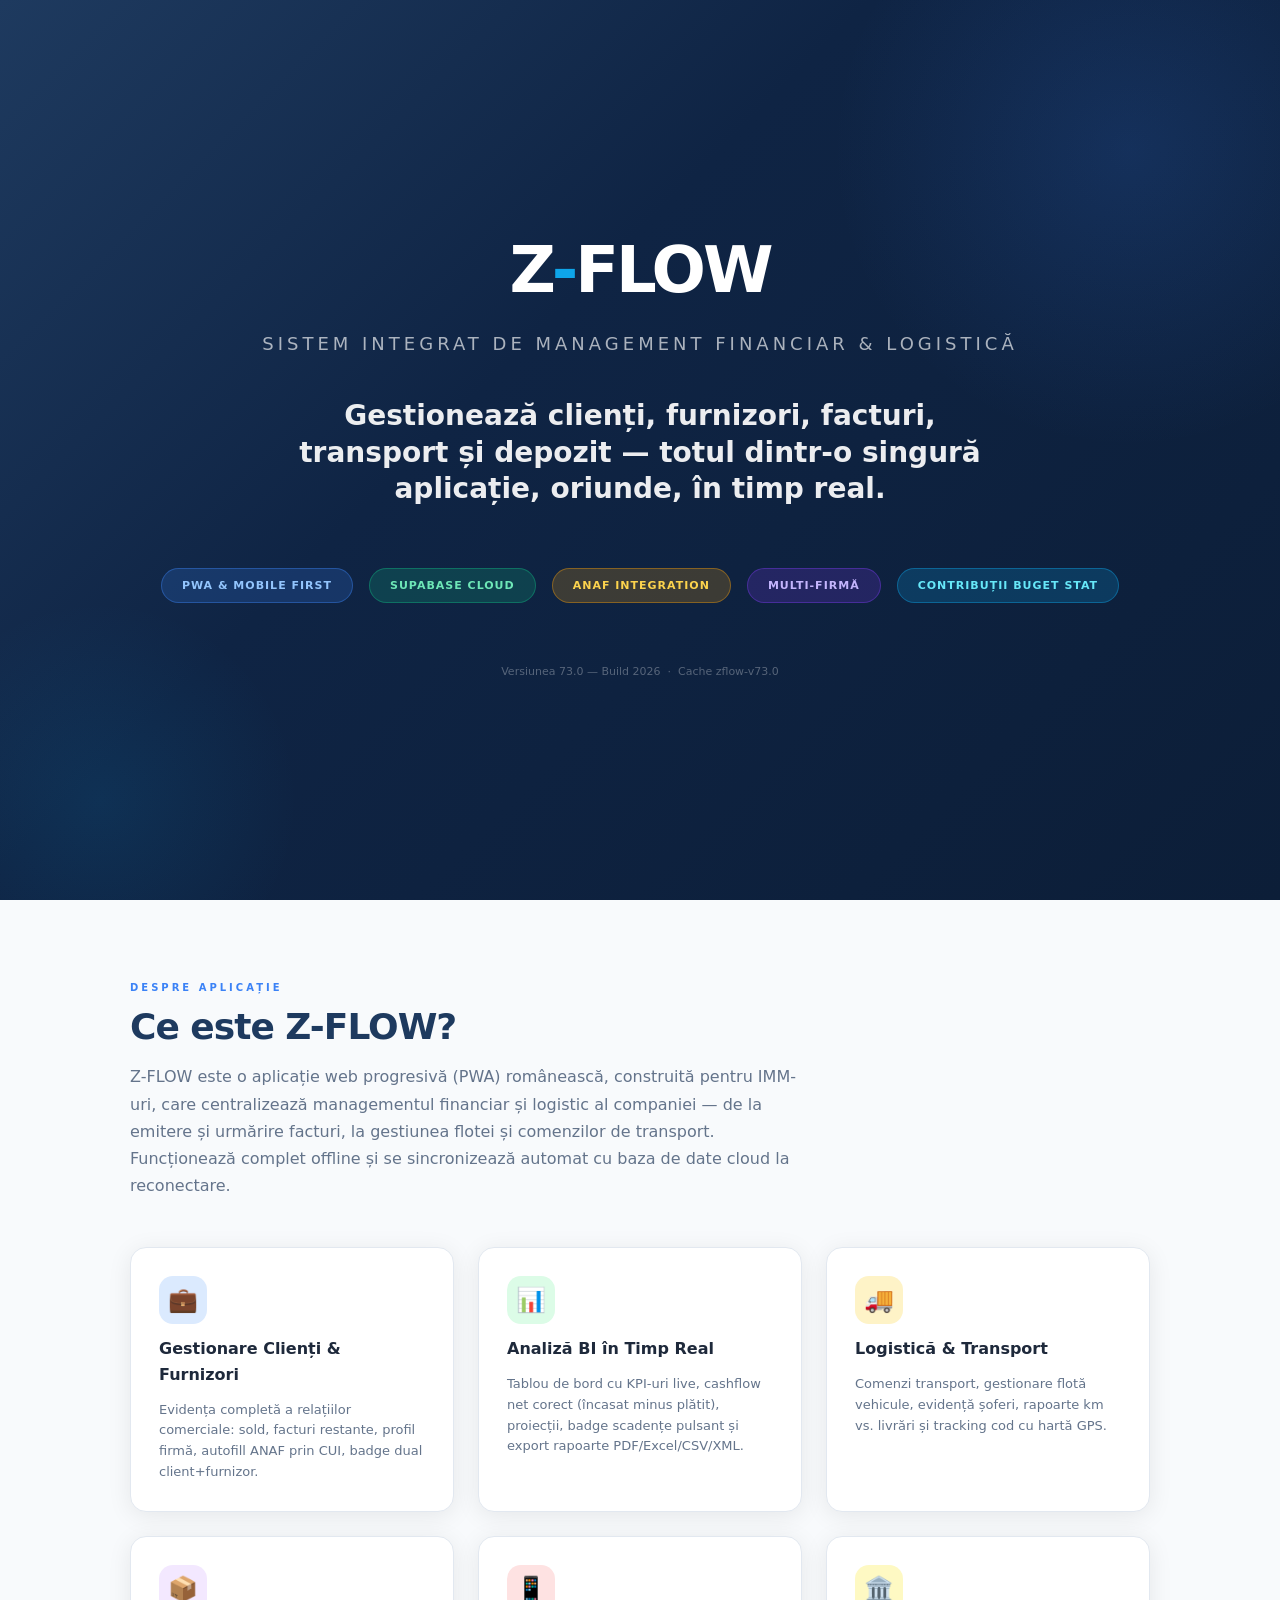
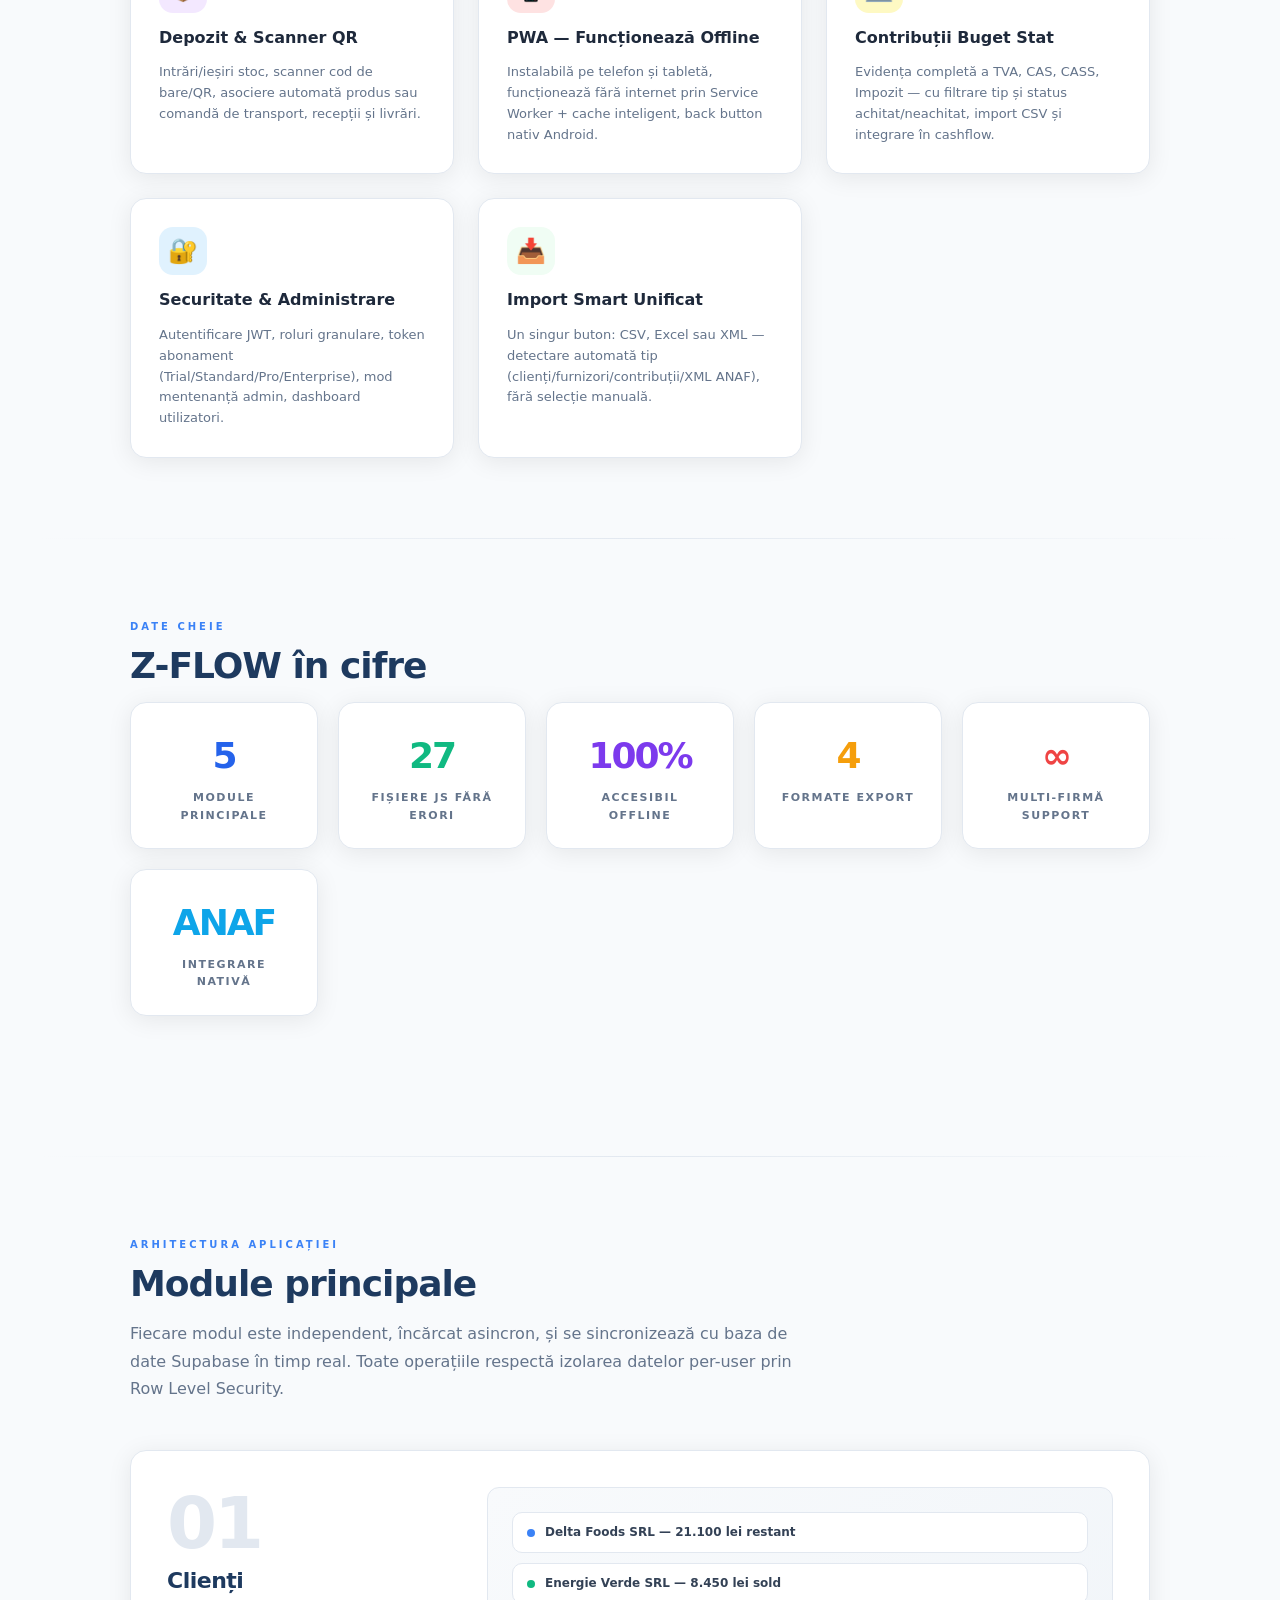
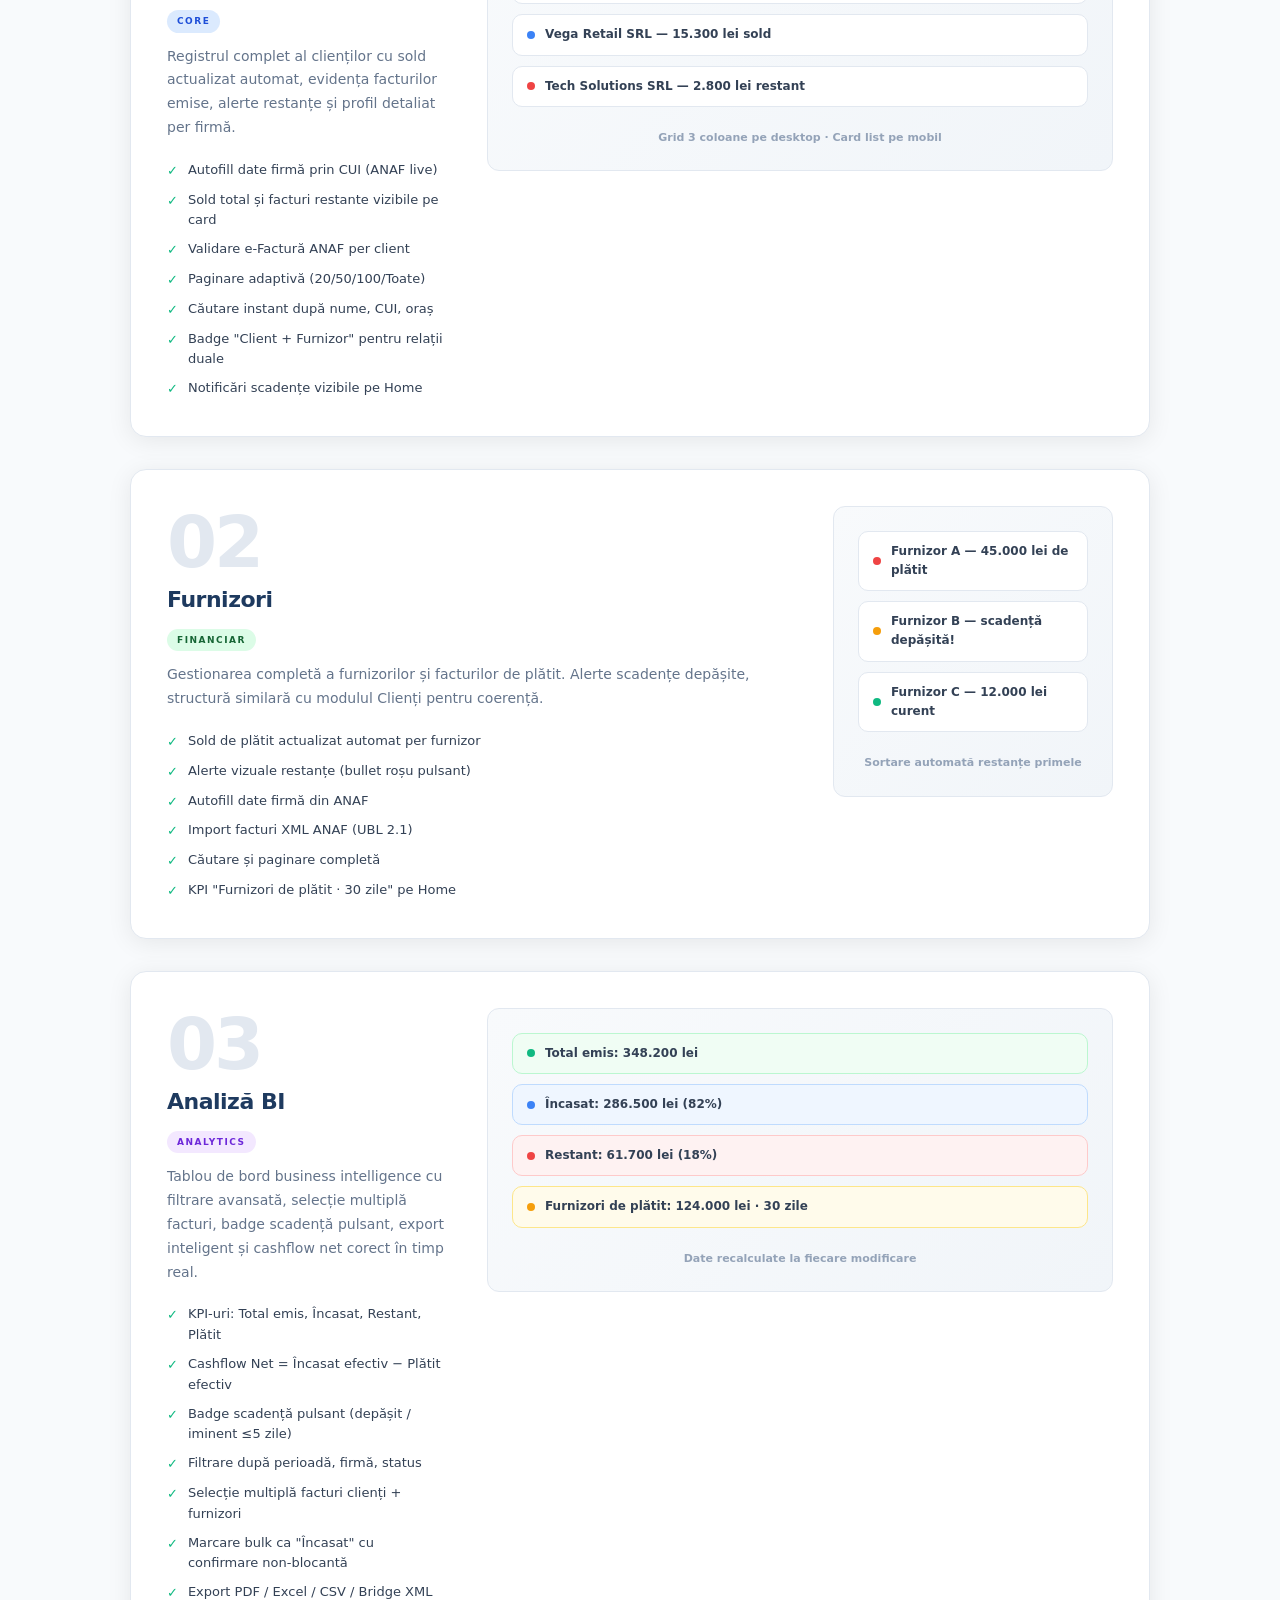
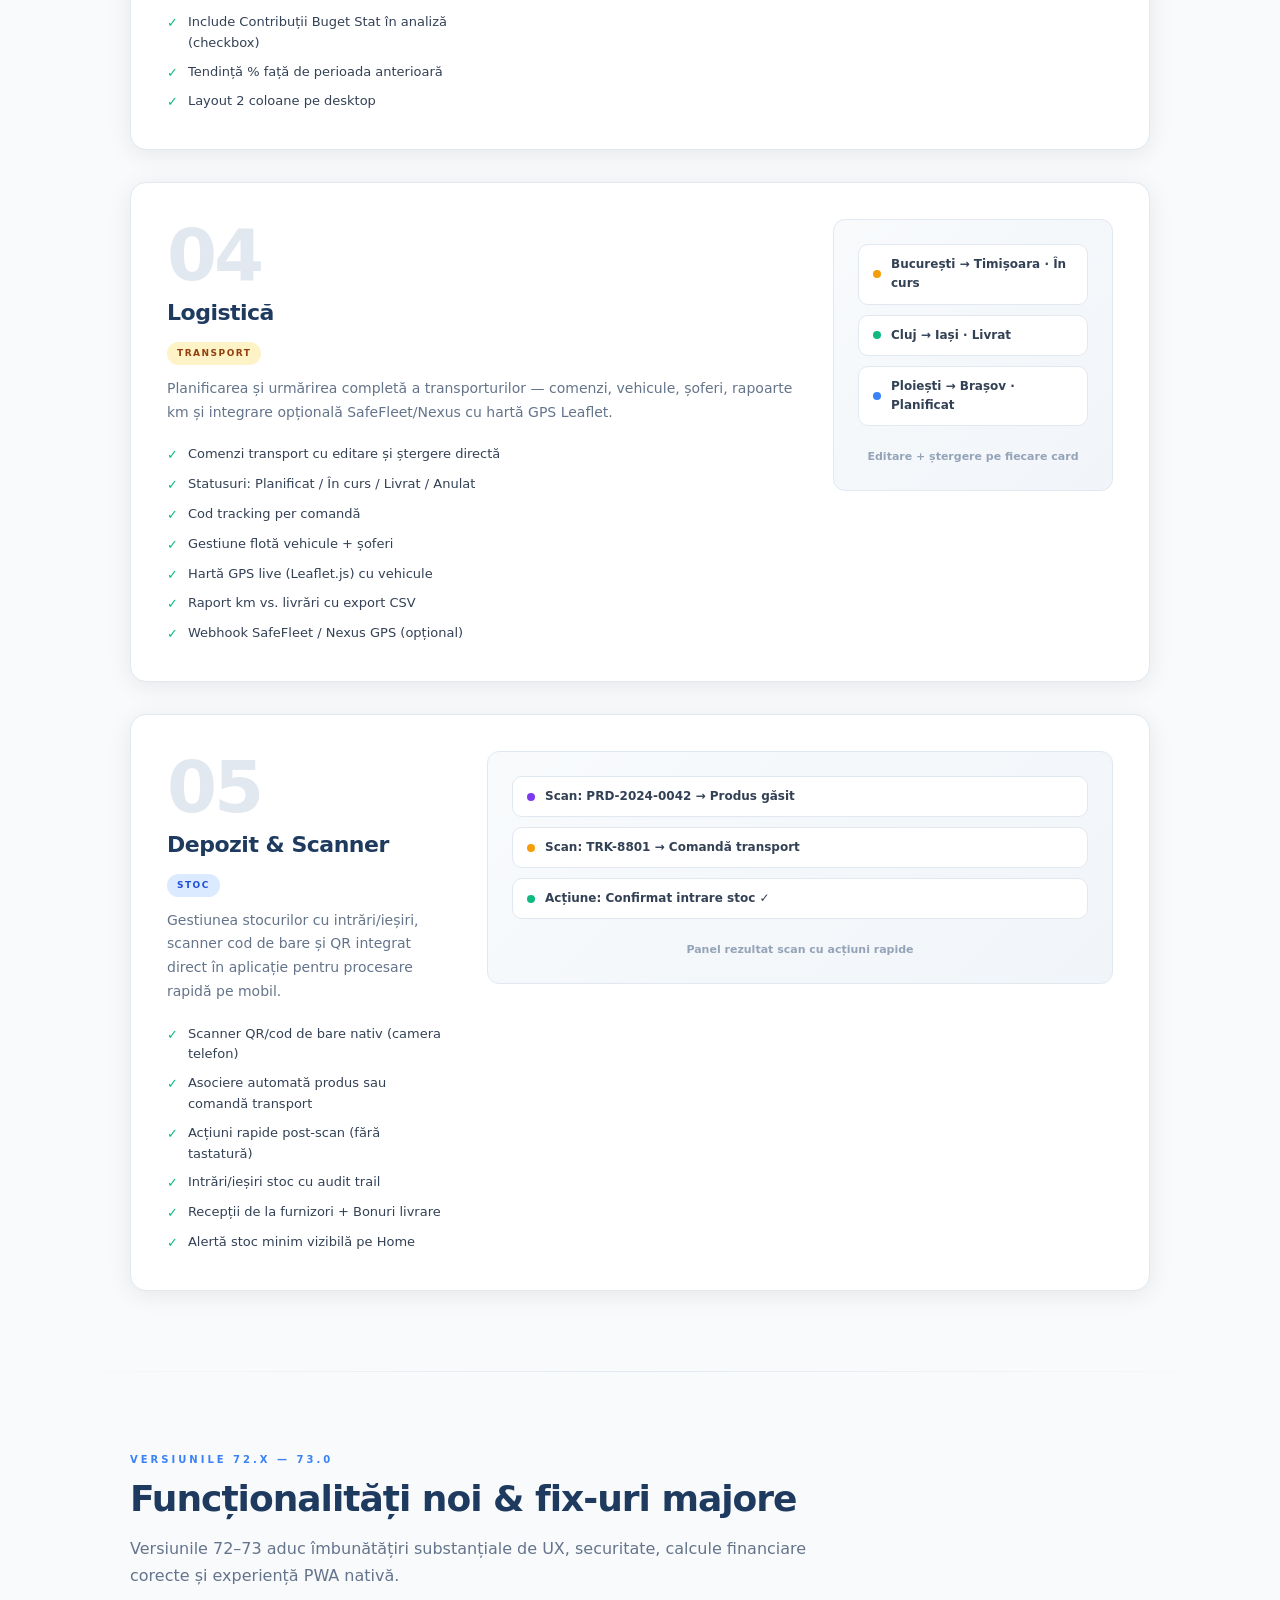
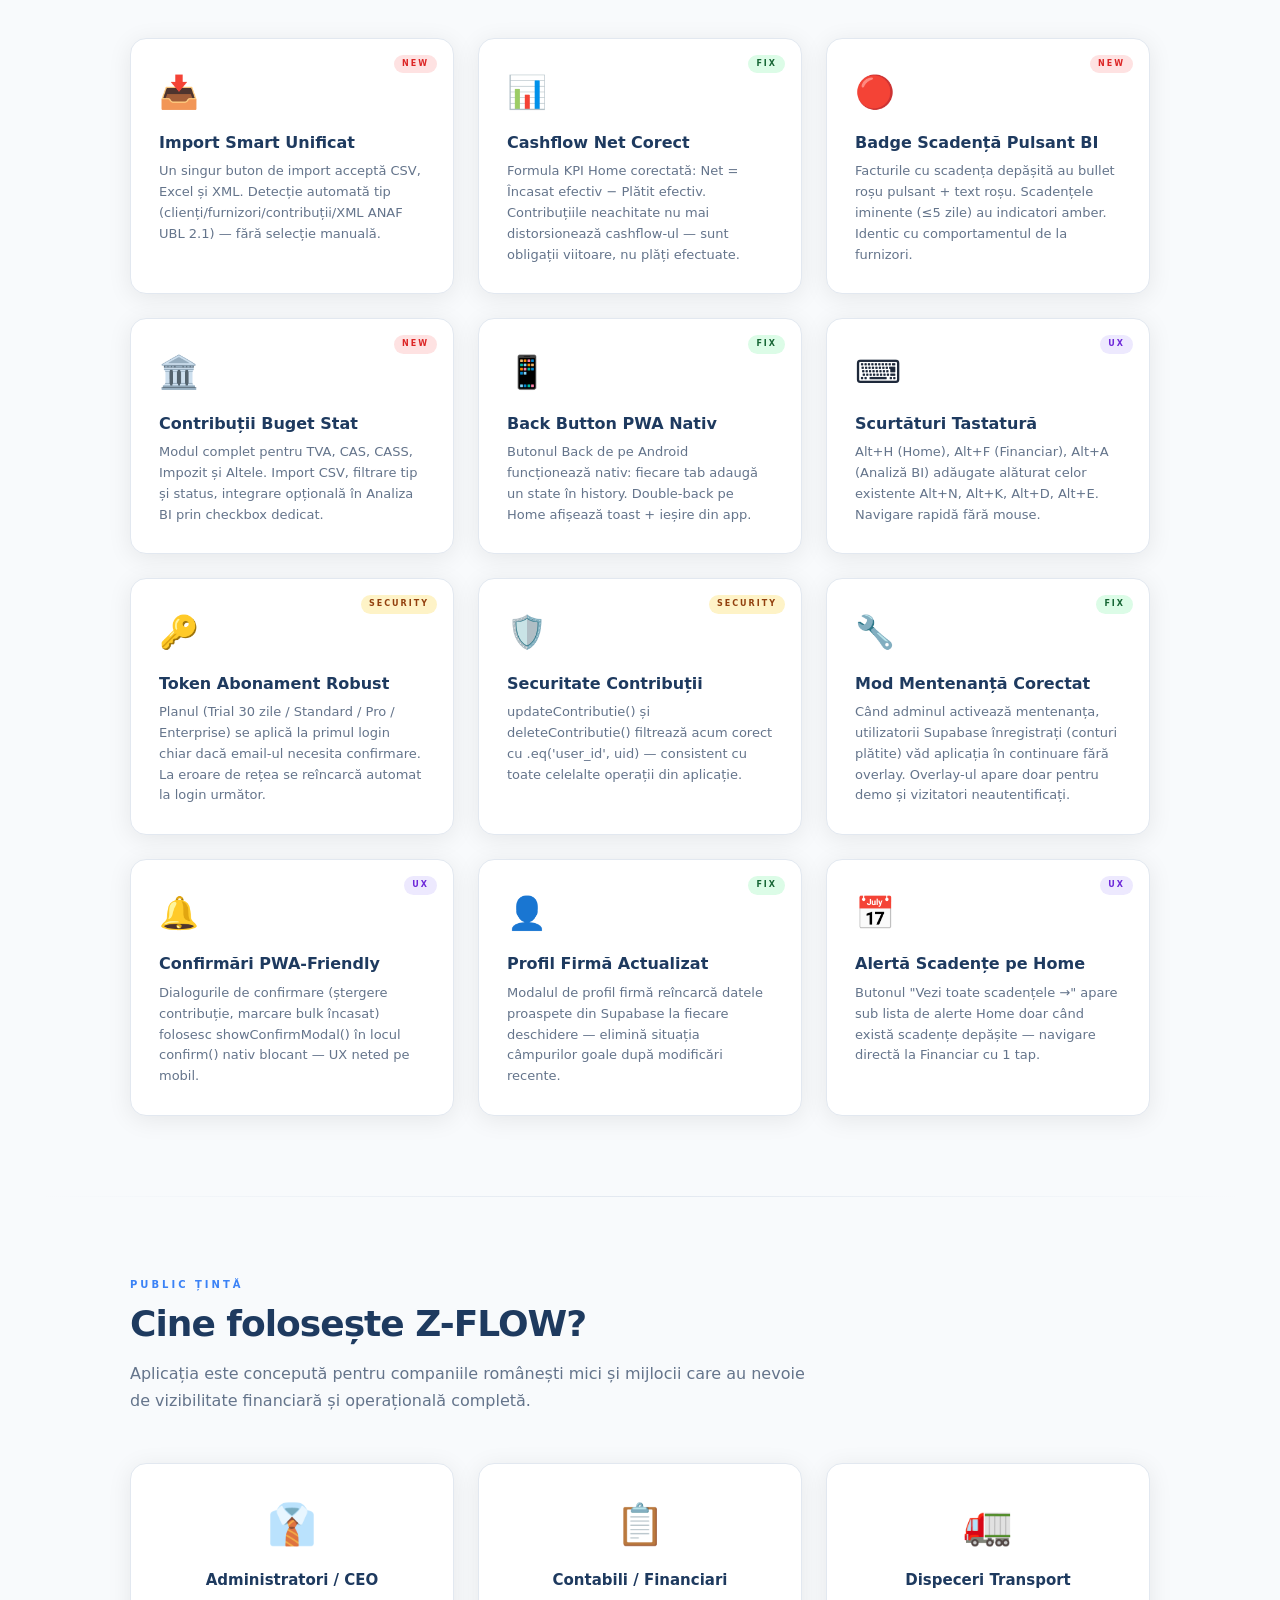
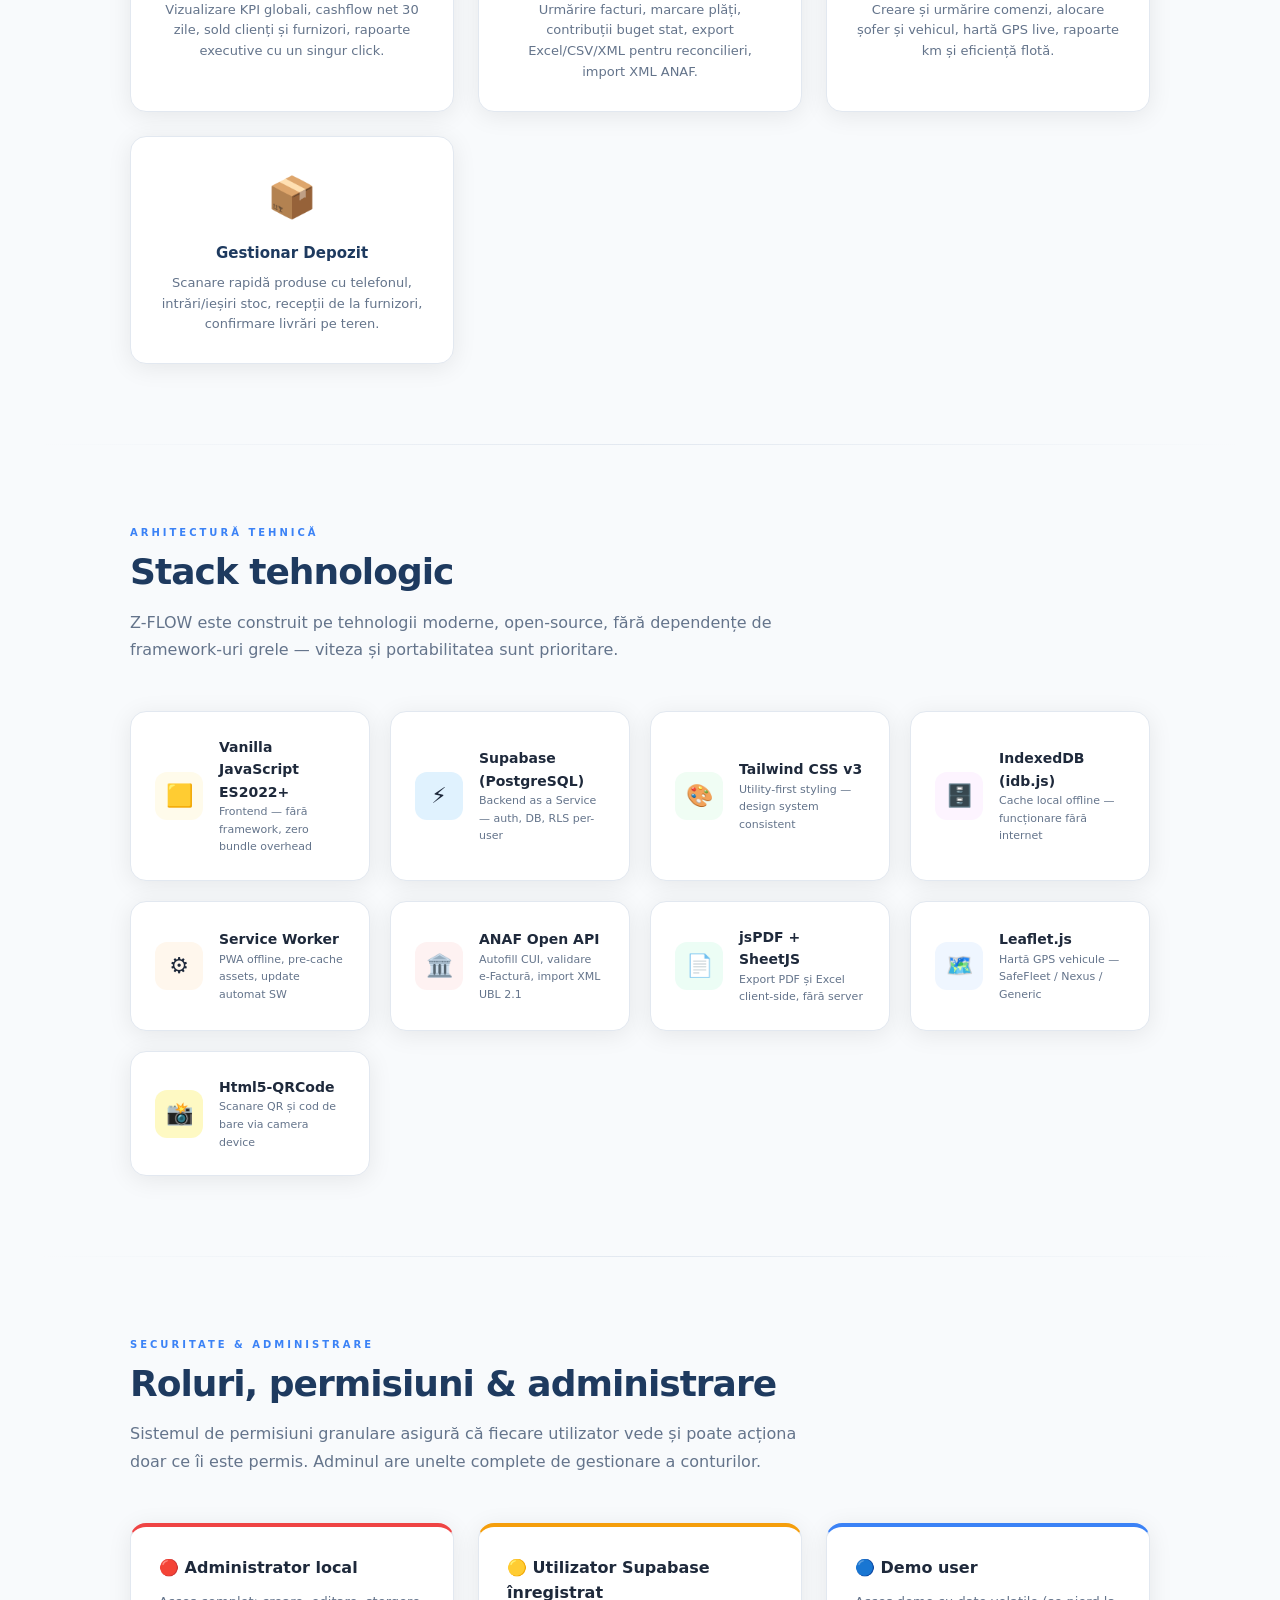
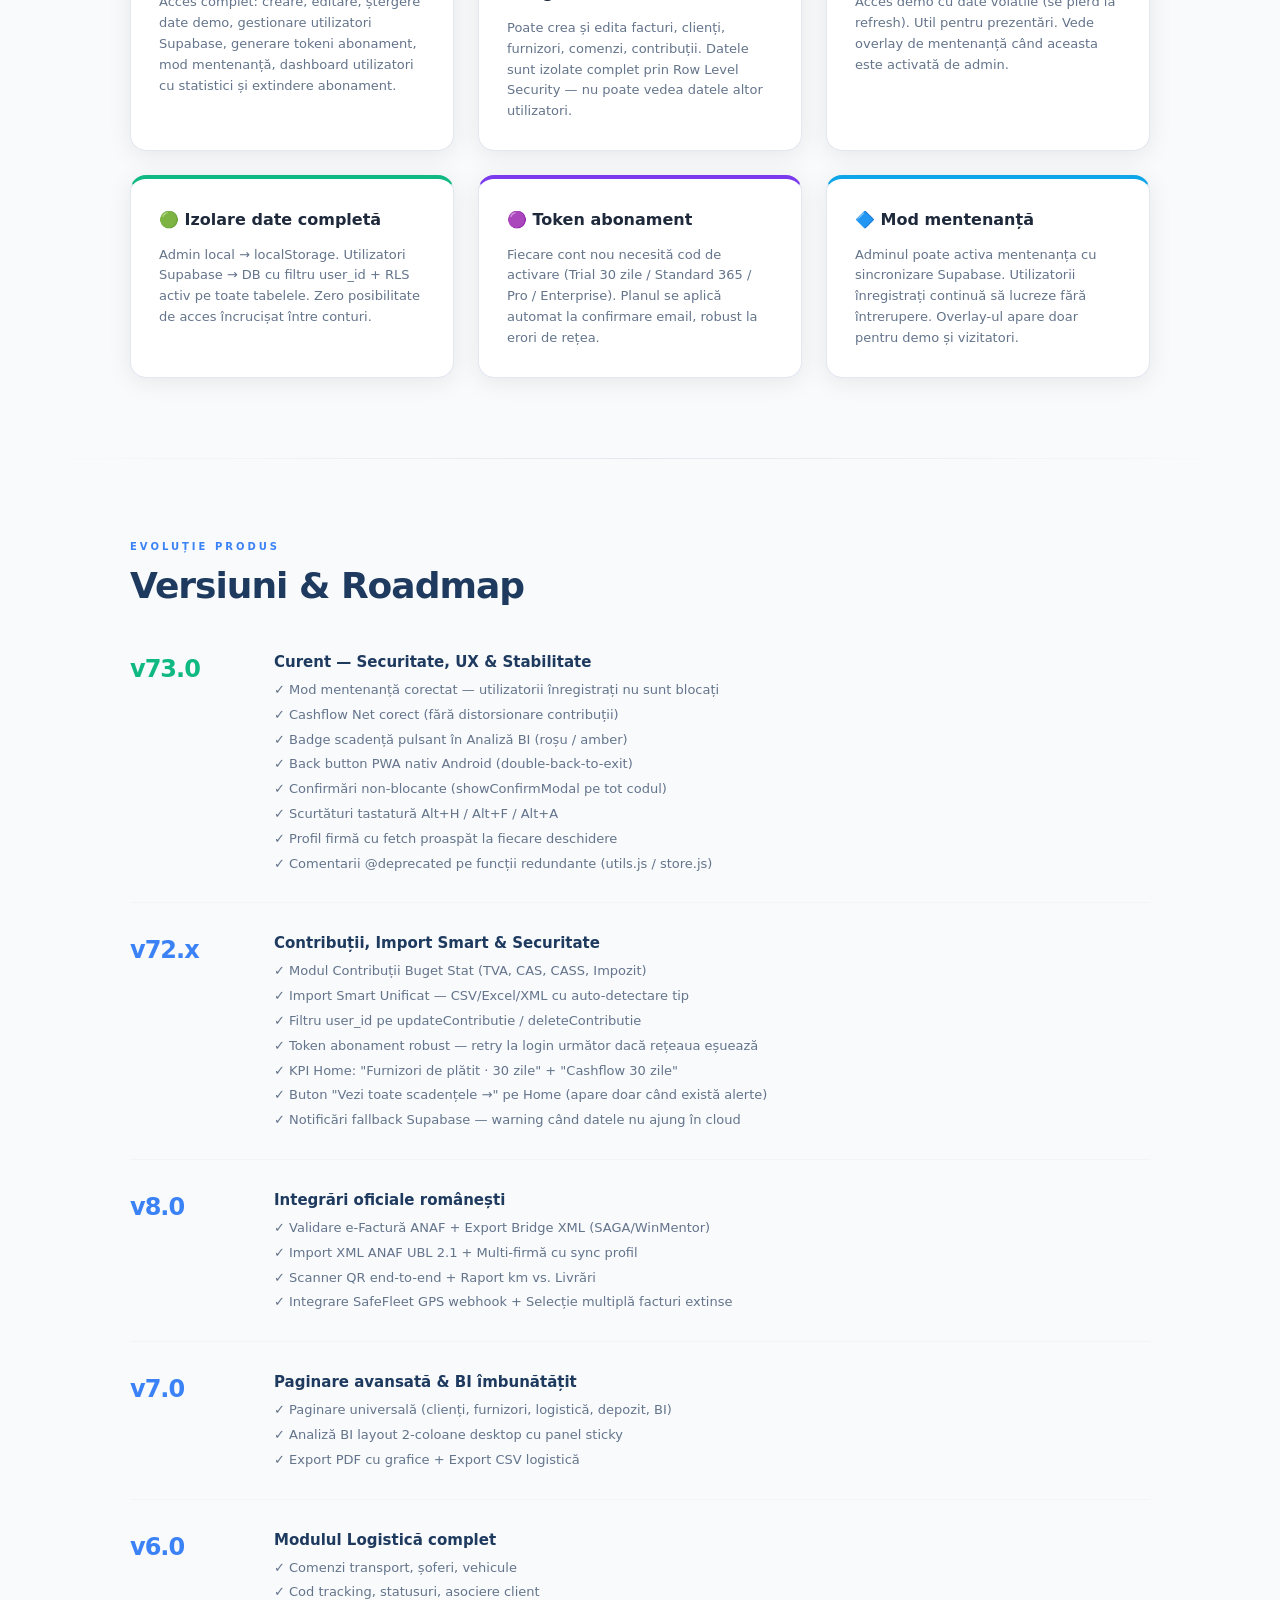
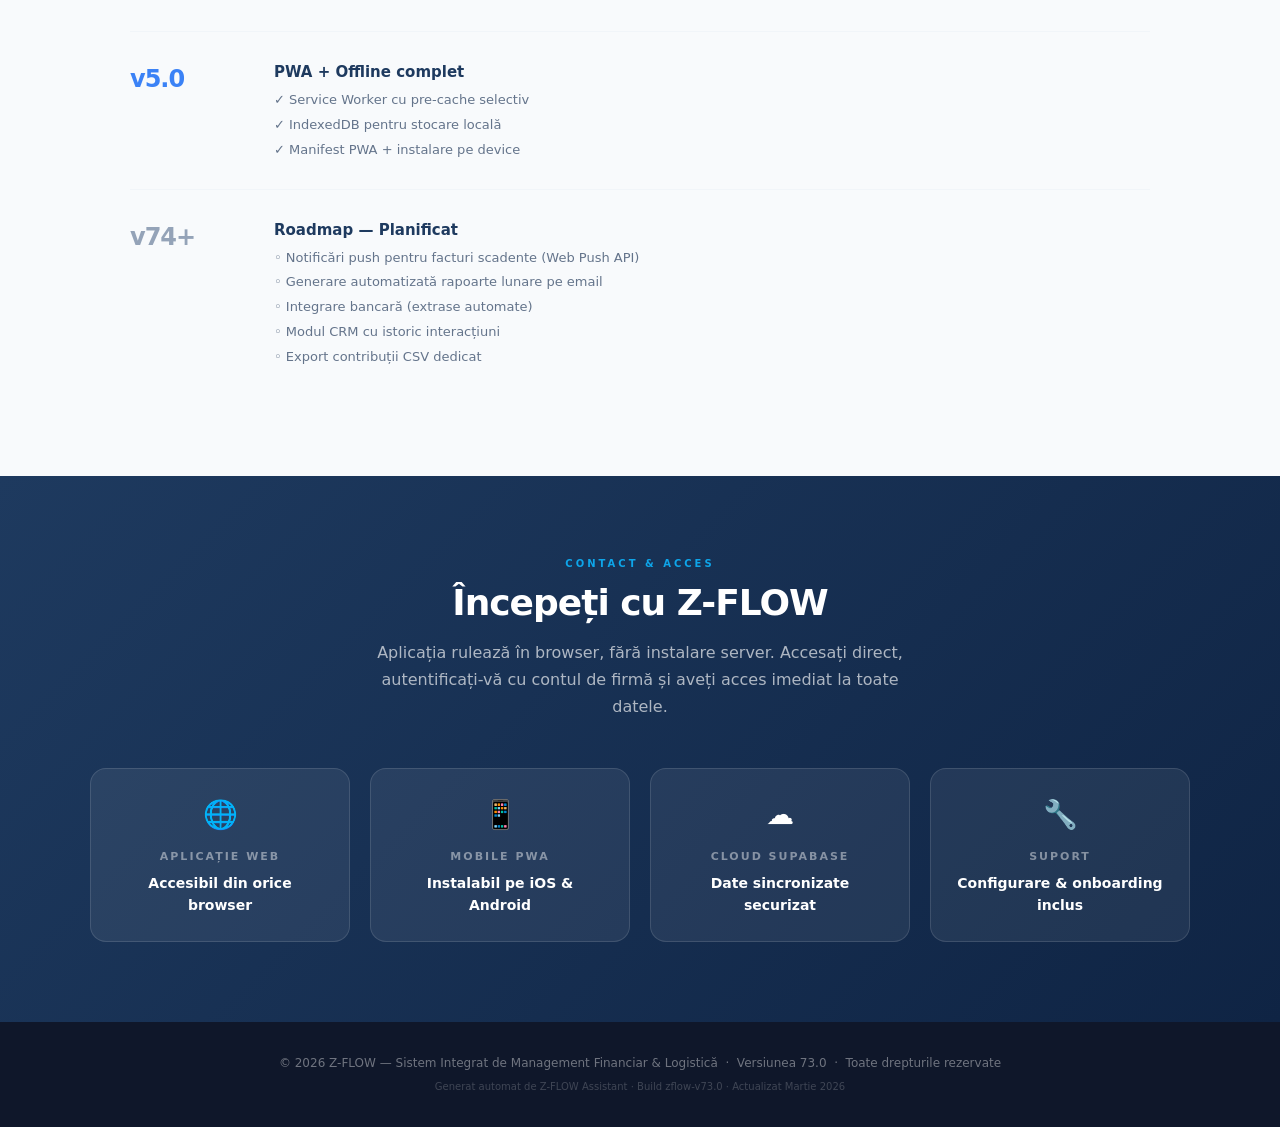
<file: .detalii/PREZENTARE_ZFLOW_v73.html>
<!DOCTYPE html>
<html lang="ro">
<head>
  <meta charset="UTF-8" />
  <meta name="viewport" content="width=device-width, initial-scale=1.0" />
  <title>Z-FLOW — Prezentare Aplicație v73.0</title>
  <style>
    :root {
      --blue: #1e3a5f;
      --blue-mid: #2563eb;
      --blue-light: #3b82f6;
      --accent: #0ea5e9;
      --green: #10b981;
      --red: #ef4444;
      --amber: #f59e0b;
      --purple: #7c3aed;
      --slate: #64748b;
      --slate-light: #f1f5f9;
      --white: #ffffff;
      --radius: 16px;
      --shadow: 0 4px 24px rgba(0,0,0,0.08);
    }

    * { box-sizing: border-box; margin: 0; padding: 0; }

    body {
      font-family: 'Segoe UI', system-ui, -apple-system, sans-serif;
      background: #f8fafc;
      color: #1e293b;
      line-height: 1.6;
    }

    /* ── COVER ── */
    .cover {
      background: linear-gradient(135deg, var(--blue) 0%, #0f2444 40%, #0c1e38 100%);
      color: white;
      min-height: 100vh;
      display: flex;
      flex-direction: column;
      align-items: center;
      justify-content: center;
      text-align: center;
      padding: 60px 40px;
      position: relative;
      overflow: hidden;
    }

    .cover::before {
      content: '';
      position: absolute;
      width: 600px; height: 600px;
      border-radius: 50%;
      background: radial-gradient(circle, rgba(59,130,246,0.15), transparent 70%);
      top: -150px; right: -150px;
    }

    .cover::after {
      content: '';
      position: absolute;
      width: 400px; height: 400px;
      border-radius: 50%;
      background: radial-gradient(circle, rgba(14,165,233,0.1), transparent 70%);
      bottom: -100px; left: -100px;
    }

    .logo-block {
      font-size: 64px;
      font-weight: 900;
      letter-spacing: -3px;
      color: white;
      margin-bottom: 8px;
      position: relative;
      z-index: 1;
    }

    .logo-block span { color: var(--accent); }

    .cover-subtitle {
      font-size: 18px;
      font-weight: 400;
      color: rgba(255,255,255,0.65);
      letter-spacing: 4px;
      text-transform: uppercase;
      margin-bottom: 40px;
      position: relative;
      z-index: 1;
    }

    .cover-tagline {
      font-size: 28px;
      font-weight: 700;
      color: rgba(255,255,255,0.92);
      max-width: 700px;
      margin-bottom: 60px;
      position: relative;
      z-index: 1;
      line-height: 1.3;
    }

    .cover-badges {
      display: flex;
      gap: 16px;
      flex-wrap: wrap;
      justify-content: center;
      position: relative;
      z-index: 1;
      margin-bottom: 60px;
    }

    .badge {
      padding: 8px 20px;
      border-radius: 100px;
      font-size: 11px;
      font-weight: 700;
      text-transform: uppercase;
      letter-spacing: 1px;
    }

    .badge-blue  { background: rgba(59,130,246,0.2); border: 1px solid rgba(59,130,246,0.4); color: #93c5fd; }
    .badge-green { background: rgba(16,185,129,0.2); border: 1px solid rgba(16,185,129,0.4); color: #6ee7b7; }
    .badge-amber { background: rgba(245,158,11,0.2); border: 1px solid rgba(245,158,11,0.4); color: #fcd34d; }
    .badge-purple{ background: rgba(124,58,237,0.2); border: 1px solid rgba(124,58,237,0.4); color: #c4b5fd; }
    .badge-cyan  { background: rgba(14,165,233,0.2); border: 1px solid rgba(14,165,233,0.4); color: #67e8f9; }

    .cover-version {
      font-size: 11px;
      color: rgba(255,255,255,0.3);
      position: relative;
      z-index: 1;
    }

    /* ── SECTION ── */
    .section {
      max-width: 1100px;
      margin: 0 auto;
      padding: 80px 40px;
    }

    .section-label {
      font-size: 10px;
      font-weight: 800;
      text-transform: uppercase;
      letter-spacing: 3px;
      color: var(--blue-light);
      margin-bottom: 10px;
    }

    .section-title {
      font-size: 36px;
      font-weight: 900;
      color: var(--blue);
      letter-spacing: -1px;
      margin-bottom: 16px;
      line-height: 1.15;
    }

    .section-desc {
      font-size: 16px;
      color: var(--slate);
      max-width: 680px;
      margin-bottom: 48px;
      line-height: 1.7;
    }

    /* ── DIVIDER ── */
    .divider {
      height: 1px;
      background: linear-gradient(to right, transparent, #e2e8f0, transparent);
      margin: 0 40px;
    }

    /* ── OVERVIEW GRID ── */
    .overview-grid {
      display: grid;
      grid-template-columns: repeat(auto-fit, minmax(280px, 1fr));
      gap: 24px;
    }

    .overview-card {
      background: white;
      border-radius: var(--radius);
      padding: 28px;
      box-shadow: var(--shadow);
      border: 1px solid #e2e8f0;
      display: flex;
      flex-direction: column;
      gap: 12px;
      transition: transform 0.2s, box-shadow 0.2s;
    }

    .overview-card:hover {
      transform: translateY(-3px);
      box-shadow: 0 12px 32px rgba(0,0,0,0.1);
    }

    .icon-box {
      width: 48px; height: 48px;
      border-radius: 14px;
      display: flex; align-items: center; justify-content: center;
      font-size: 24px;
    }

    .card-title { font-size: 16px; font-weight: 800; color: #1e293b; }
    .card-desc  { font-size: 13px; color: var(--slate); line-height: 1.6; }

    /* ── MODULE SECTION ── */
    .module-list {
      display: flex;
      flex-direction: column;
      gap: 32px;
    }

    .module-item {
      display: grid;
      grid-template-columns: 280px 1fr;
      gap: 40px;
      align-items: start;
      background: white;
      border-radius: var(--radius);
      padding: 36px;
      box-shadow: var(--shadow);
      border: 1px solid #e2e8f0;
    }

    .module-item.reverse {
      grid-template-columns: 1fr 280px;
    }

    .module-item.reverse .module-meta { order: 2; }
    .module-item.reverse .module-content { order: 1; }

    .module-number {
      font-size: 72px;
      font-weight: 900;
      color: #e2e8f0;
      line-height: 1;
      letter-spacing: -3px;
      margin-bottom: 4px;
    }

    .module-name {
      font-size: 22px;
      font-weight: 900;
      color: var(--blue);
      margin-bottom: 8px;
      letter-spacing: -0.5px;
    }

    .module-tag {
      display: inline-block;
      font-size: 9px;
      font-weight: 800;
      text-transform: uppercase;
      letter-spacing: 1.5px;
      padding: 4px 10px;
      border-radius: 100px;
      margin-bottom: 12px;
    }

    .tag-core      { background: #dbeafe; color: #1d4ed8; }
    .tag-finance   { background: #dcfce7; color: #166534; }
    .tag-logistics { background: #fef3c7; color: #92400e; }
    .tag-analytics { background: #f3e8ff; color: #6d28d9; }
    .tag-new       { background: #fee2e2; color: #991b1b; }
    .tag-pwa       { background: #e0f2fe; color: #0369a1; }
    .tag-admin     { background: #fef9c3; color: #854d0e; }
    .tag-security  { background: #f0fdf4; color: #166534; }

    .module-desc {
      font-size: 14px;
      color: var(--slate);
      line-height: 1.7;
      margin-bottom: 20px;
    }

    .feature-list {
      list-style: none;
      display: flex;
      flex-direction: column;
      gap: 8px;
    }

    .feature-list li {
      display: flex;
      align-items: flex-start;
      gap: 10px;
      font-size: 13px;
      color: #334155;
    }

    .check {
      color: var(--green);
      font-weight: 900;
      flex-shrink: 0;
      margin-top: 1px;
    }

    .module-visual {
      background: linear-gradient(135deg, #f8fafc 0%, #f1f5f9 100%);
      border-radius: 12px;
      padding: 24px;
      border: 1px solid #e2e8f0;
      min-height: 200px;
      display: flex;
      flex-direction: column;
      gap: 10px;
    }

    .vis-row {
      background: white;
      border-radius: 10px;
      padding: 10px 14px;
      border: 1px solid #e2e8f0;
      display: flex;
      align-items: center;
      gap: 10px;
      font-size: 12px;
      font-weight: 600;
      color: #334155;
    }

    .vis-dot {
      width: 8px; height: 8px;
      border-radius: 50%;
      flex-shrink: 0;
    }

    /* ── KPI BAR ── */
    .kpi-bar {
      display: grid;
      grid-template-columns: repeat(auto-fit, minmax(180px, 1fr));
      gap: 20px;
      margin-bottom: 60px;
    }

    .kpi-card {
      background: white;
      border-radius: var(--radius);
      padding: 24px;
      box-shadow: var(--shadow);
      border: 1px solid #e2e8f0;
      text-align: center;
    }

    .kpi-value {
      font-size: 36px;
      font-weight: 900;
      letter-spacing: -2px;
      margin-bottom: 4px;
    }

    .kpi-label {
      font-size: 11px;
      font-weight: 700;
      text-transform: uppercase;
      letter-spacing: 1.5px;
      color: var(--slate);
    }

    /* ── NEW FEATURES ── */
    .new-features-grid {
      display: grid;
      grid-template-columns: repeat(auto-fit, minmax(310px, 1fr));
      gap: 24px;
    }

    .nf-card {
      background: white;
      border-radius: var(--radius);
      padding: 28px;
      box-shadow: var(--shadow);
      border: 1px solid #e2e8f0;
      position: relative;
      overflow: hidden;
    }

    .nf-card::before {
      content: 'NEW';
      position: absolute;
      top: 16px; right: 16px;
      font-size: 8px;
      font-weight: 900;
      letter-spacing: 2px;
      background: #fee2e2;
      color: #dc2626;
      padding: 3px 8px;
      border-radius: 100px;
    }

    .nf-card.nf-fix::before {
      content: 'FIX';
      background: #dcfce7;
      color: #166534;
    }

    .nf-card.nf-security::before {
      content: 'SECURITY';
      background: #fef3c7;
      color: #92400e;
    }

    .nf-card.nf-ux::before {
      content: 'UX';
      background: #ede9fe;
      color: #6d28d9;
    }

    .nf-icon {
      font-size: 32px;
      margin-bottom: 12px;
    }

    .nf-title {
      font-size: 16px;
      font-weight: 800;
      color: var(--blue);
      margin-bottom: 6px;
    }

    .nf-desc {
      font-size: 13px;
      color: var(--slate);
      line-height: 1.6;
    }

    /* ── TECH STACK ── */
    .tech-grid {
      display: grid;
      grid-template-columns: repeat(auto-fit, minmax(220px, 1fr));
      gap: 20px;
    }

    .tech-card {
      background: white;
      border-radius: var(--radius);
      padding: 24px;
      box-shadow: var(--shadow);
      border: 1px solid #e2e8f0;
      display: flex;
      align-items: center;
      gap: 16px;
    }

    .tech-icon {
      width: 48px; height: 48px;
      border-radius: 12px;
      display: flex; align-items: center; justify-content: center;
      font-size: 22px;
      flex-shrink: 0;
    }

    .tech-name  { font-size: 14px; font-weight: 800; color: #1e293b; }
    .tech-role  { font-size: 11px; color: var(--slate); }

    /* ── TIMELINE ── */
    .timeline { display: flex; flex-direction: column; gap: 0; }

    .tl-item {
      display: grid;
      grid-template-columns: 120px 1fr;
      gap: 24px;
      padding: 28px 0;
      border-bottom: 1px solid #f1f5f9;
    }

    .tl-item:last-child { border-bottom: none; }

    .tl-version {
      font-size: 24px;
      font-weight: 900;
      color: var(--blue-light);
      letter-spacing: -1px;
    }

    .tl-title { font-size: 15px; font-weight: 800; color: var(--blue); margin-bottom: 6px; }
    .tl-items {
      font-size: 13px;
      color: var(--slate);
      display: flex;
      flex-direction: column;
      gap: 4px;
    }

    /* ── AUDIENCE ── */
    .audience-grid {
      display: grid;
      grid-template-columns: repeat(auto-fit, minmax(250px, 1fr));
      gap: 24px;
    }

    .audience-card {
      background: white;
      border-radius: var(--radius);
      padding: 28px;
      box-shadow: var(--shadow);
      border: 1px solid #e2e8f0;
      text-align: center;
    }

    .audience-emoji { font-size: 40px; margin-bottom: 12px; }
    .audience-role  { font-size: 15px; font-weight: 800; color: var(--blue); margin-bottom: 8px; }
    .audience-desc  { font-size: 13px; color: var(--slate); line-height: 1.6; }

    /* ── DARK SECTION ── */
    .dark-section {
      background: linear-gradient(135deg, var(--blue) 0%, #0f2444 100%);
      color: white;
      padding: 80px 40px;
    }

    .dark-section .section-title { color: white; }
    .dark-section .section-desc  { color: rgba(255,255,255,0.65); }
    .dark-section .section-label { color: var(--accent); }

    .contact-grid {
      display: grid;
      grid-template-columns: repeat(auto-fit, minmax(220px, 1fr));
      gap: 20px;
      max-width: 1100px;
      margin: 0 auto;
    }

    .contact-item {
      background: rgba(255,255,255,0.07);
      border: 1px solid rgba(255,255,255,0.12);
      border-radius: var(--radius);
      padding: 24px;
      text-align: center;
    }

    .contact-icon { font-size: 28px; margin-bottom: 10px; }
    .contact-label { font-size: 11px; font-weight: 800; text-transform: uppercase; letter-spacing: 2px; color: rgba(255,255,255,0.45); margin-bottom: 6px; }
    .contact-value { font-size: 14px; font-weight: 700; color: white; }

    /* ── FOOTER ── */
    .footer {
      background: #0f172a;
      color: rgba(255,255,255,0.4);
      text-align: center;
      padding: 32px 40px;
      font-size: 12px;
    }

    /* ── SECURITY BOX ── */
    .security-grid {
      display: grid;
      grid-template-columns: repeat(auto-fit, minmax(280px, 1fr));
      gap: 24px;
    }

    /* ── PRINT ── */
    @media print {
      .cover { min-height: auto; padding: 40px; }
      .section { padding: 40px; }
    }

    @media (max-width: 768px) {
      .logo-block { font-size: 48px; }
      .cover-tagline { font-size: 22px; }
      .section { padding: 48px 24px; }
      .module-item, .module-item.reverse { grid-template-columns: 1fr; }
      .module-item.reverse .module-meta, .module-item.reverse .module-content { order: unset; }
      .module-number { font-size: 48px; }
    }
  </style>
</head>
<body>

<!-- ═══════════════════════ COVER ═══════════════════════ -->
<section class="cover">
  <div class="logo-block">Z<span>-</span>FLOW</div>
  <p class="cover-subtitle">Sistem Integrat de Management Financiar &amp; Logistică</p>
  <p class="cover-tagline">
    Gestionează clienți, furnizori, facturi, transport și depozit — totul dintr-o singură aplicație, oriunde, în timp real.
  </p>
  <div class="cover-badges">
    <span class="badge badge-blue">PWA &amp; Mobile First</span>
    <span class="badge badge-green">Supabase Cloud</span>
    <span class="badge badge-amber">ANAF Integration</span>
    <span class="badge badge-purple">Multi-firmă</span>
    <span class="badge badge-cyan">Contribuții Buget Stat</span>
  </div>
  <p class="cover-version">Versiunea 73.0 — Build 2026 &nbsp;·&nbsp; Cache zflow-v73.0</p>
</section>

<!-- ═══════════════════════ OVERVIEW ═══════════════════════ -->
<section class="section">
  <p class="section-label">Despre Aplicație</p>
  <h2 class="section-title">Ce este Z-FLOW?</h2>
  <p class="section-desc">
    Z-FLOW este o aplicație web progresivă (PWA) românească, construită pentru IMM-uri, care centralizează managementul financiar și logistic al companiei — de la emitere și urmărire facturi, la gestiunea flotei și comenzilor de transport. Funcționează complet offline și se sincronizează automat cu baza de date cloud la reconectare.
  </p>

  <div class="overview-grid">
    <div class="overview-card">
      <div class="icon-box" style="background:#dbeafe">💼</div>
      <div class="card-title">Gestionare Clienți &amp; Furnizori</div>
      <p class="card-desc">Evidența completă a relațiilor comerciale: sold, facturi restante, profil firmă, autofill ANAF prin CUI, badge dual client+furnizor.</p>
    </div>
    <div class="overview-card">
      <div class="icon-box" style="background:#dcfce7">📊</div>
      <div class="card-title">Analiză BI în Timp Real</div>
      <p class="card-desc">Tablou de bord cu KPI-uri live, cashflow net corect (încasat minus plătit), proiecții, badge scadențe pulsant și export rapoarte PDF/Excel/CSV/XML.</p>
    </div>
    <div class="overview-card">
      <div class="icon-box" style="background:#fef3c7">🚚</div>
      <div class="card-title">Logistică &amp; Transport</div>
      <p class="card-desc">Comenzi transport, gestionare flotă vehicule, evidență șoferi, rapoarte km vs. livrări și tracking cod cu hartă GPS.</p>
    </div>
    <div class="overview-card">
      <div class="icon-box" style="background:#f3e8ff">📦</div>
      <div class="card-title">Depozit &amp; Scanner QR</div>
      <p class="card-desc">Intrări/ieșiri stoc, scanner cod de bare/QR, asociere automată produs sau comandă de transport, recepții și livrări.</p>
    </div>
    <div class="overview-card">
      <div class="icon-box" style="background:#fee2e2">📱</div>
      <div class="card-title">PWA — Funcționează Offline</div>
      <p class="card-desc">Instalabilă pe telefon și tabletă, funcționează fără internet prin Service Worker + cache inteligent, back button nativ Android.</p>
    </div>
    <div class="overview-card">
      <div class="icon-box" style="background:#fef9c3">🏛️</div>
      <div class="card-title">Contribuții Buget Stat</div>
      <p class="card-desc">Evidența completă a TVA, CAS, CASS, Impozit — cu filtrare tip și status achitat/neachitat, import CSV și integrare în cashflow.</p>
    </div>
    <div class="overview-card">
      <div class="icon-box" style="background:#e0f2fe">🔐</div>
      <div class="card-title">Securitate &amp; Administrare</div>
      <p class="card-desc">Autentificare JWT, roluri granulare, token abonament (Trial/Standard/Pro/Enterprise), mod mentenanță admin, dashboard utilizatori.</p>
    </div>
    <div class="overview-card">
      <div class="icon-box" style="background:#f0fdf4">📥</div>
      <div class="card-title">Import Smart Unificat</div>
      <p class="card-desc">Un singur buton: CSV, Excel sau XML — detectare automată tip (clienți/furnizori/contribuții/XML ANAF), fără selecție manuală.</p>
    </div>
  </div>
</section>

<div class="divider"></div>

<!-- ═══════════════════════ KPI ═══════════════════════ -->
<section class="section">
  <p class="section-label">Date cheie</p>
  <h2 class="section-title">Z-FLOW în cifre</h2>

  <div class="kpi-bar">
    <div class="kpi-card">
      <div class="kpi-value" style="color:#2563eb">5</div>
      <div class="kpi-label">Module principale</div>
    </div>
    <div class="kpi-card">
      <div class="kpi-value" style="color:#10b981">27</div>
      <div class="kpi-label">Fișiere JS fără erori</div>
    </div>
    <div class="kpi-card">
      <div class="kpi-value" style="color:#7c3aed">100%</div>
      <div class="kpi-label">Accesibil offline</div>
    </div>
    <div class="kpi-card">
      <div class="kpi-value" style="color:#f59e0b">4</div>
      <div class="kpi-label">Formate export</div>
    </div>
    <div class="kpi-card">
      <div class="kpi-value" style="color:#ef4444">∞</div>
      <div class="kpi-label">Multi-firmă support</div>
    </div>
    <div class="kpi-card">
      <div class="kpi-value" style="color:#0ea5e9">ANAF</div>
      <div class="kpi-label">Integrare nativă</div>
    </div>
  </div>
</section>

<div class="divider"></div>

<!-- ═══════════════════════ MODULES ═══════════════════════ -->
<section class="section">
  <p class="section-label">Arhitectura aplicației</p>
  <h2 class="section-title">Module principale</h2>
  <p class="section-desc">Fiecare modul este independent, încărcat asincron, și se sincronizează cu baza de date Supabase în timp real. Toate operațiile respectă izolarea datelor per-user prin Row Level Security.</p>

  <div class="module-list">

    <!-- M1: Clienți -->
    <div class="module-item">
      <div class="module-meta">
        <div class="module-number">01</div>
        <div class="module-name">Clienți</div>
        <span class="module-tag tag-core">Core</span>
        <p class="module-desc">Registrul complet al clienților cu sold actualizat automat, evidența facturilor emise, alerte restanțe și profil detaliat per firmă.</p>
        <ul class="feature-list">
          <li><span class="check">✓</span> Autofill date firmă prin CUI (ANAF live)</li>
          <li><span class="check">✓</span> Sold total și facturi restante vizibile pe card</li>
          <li><span class="check">✓</span> Validare e-Factură ANAF per client</li>
          <li><span class="check">✓</span> Paginare adaptivă (20/50/100/Toate)</li>
          <li><span class="check">✓</span> Căutare instant după nume, CUI, oraș</li>
          <li><span class="check">✓</span> Badge "Client + Furnizor" pentru relații duale</li>
          <li><span class="check">✓</span> Notificări scadențe vizibile pe Home</li>
        </ul>
      </div>
      <div class="module-visual">
        <div class="vis-row"><span class="vis-dot" style="background:#3b82f6"></span>Delta Foods SRL — 21.100 lei restant</div>
        <div class="vis-row"><span class="vis-dot" style="background:#10b981"></span>Energie Verde SRL — 8.450 lei sold</div>
        <div class="vis-row"><span class="vis-dot" style="background:#3b82f6"></span>Vega Retail SRL — 15.300 lei sold</div>
        <div class="vis-row"><span class="vis-dot" style="background:#ef4444"></span>Tech Solutions SRL — 2.800 lei restant</div>
        <div style="margin-top:auto; padding-top:12px; font-size:11px; color:#94a3b8; text-align:center; font-weight:600;">Grid 3 coloane pe desktop · Card list pe mobil</div>
      </div>
    </div>

    <!-- M2: Furnizori -->
    <div class="module-item reverse">
      <div class="module-content">
        <div class="module-number">02</div>
        <div class="module-name">Furnizori</div>
        <span class="module-tag tag-finance">Financiar</span>
        <p class="module-desc">Gestionarea completă a furnizorilor și facturilor de plătit. Alerte scadențe depășite, structură similară cu modulul Clienți pentru coerență.</p>
        <ul class="feature-list">
          <li><span class="check">✓</span> Sold de plătit actualizat automat per furnizor</li>
          <li><span class="check">✓</span> Alerte vizuale restanțe (bullet roșu pulsant)</li>
          <li><span class="check">✓</span> Autofill date firmă din ANAF</li>
          <li><span class="check">✓</span> Import facturi XML ANAF (UBL 2.1)</li>
          <li><span class="check">✓</span> Căutare și paginare completă</li>
          <li><span class="check">✓</span> KPI "Furnizori de plătit · 30 zile" pe Home</li>
        </ul>
      </div>
      <div class="module-meta">
        <div class="module-visual">
          <div class="vis-row"><span class="vis-dot" style="background:#ef4444"></span>Furnizor A — 45.000 lei de plătit</div>
          <div class="vis-row"><span class="vis-dot" style="background:#f59e0b"></span>Furnizor B — scadență depășită!</div>
          <div class="vis-row"><span class="vis-dot" style="background:#10b981"></span>Furnizor C — 12.000 lei curent</div>
          <div style="margin-top:auto; padding-top:12px; font-size:11px; color:#94a3b8; text-align:center; font-weight:600;">Sortare automată restanțe primele</div>
        </div>
      </div>
    </div>

    <!-- M3: Analiză BI -->
    <div class="module-item">
      <div class="module-meta">
        <div class="module-number">03</div>
        <div class="module-name">Analiză BI</div>
        <span class="module-tag tag-analytics">Analytics</span>
        <p class="module-desc">Tablou de bord business intelligence cu filtrare avansată, selecție multiplă facturi, badge scadență pulsant, export inteligent și cashflow net corect în timp real.</p>
        <ul class="feature-list">
          <li><span class="check">✓</span> KPI-uri: Total emis, Încasat, Restant, Plătit</li>
          <li><span class="check">✓</span> Cashflow Net = Încasat efectiv − Plătit efectiv</li>
          <li><span class="check">✓</span> Badge scadență pulsant (depășit / iminent ≤5 zile)</li>
          <li><span class="check">✓</span> Filtrare după perioadă, firmă, status</li>
          <li><span class="check">✓</span> Selecție multiplă facturi clienți + furnizori</li>
          <li><span class="check">✓</span> Marcare bulk ca "Încasat" cu confirmare non-blocantă</li>
          <li><span class="check">✓</span> Export PDF / Excel / CSV / Bridge XML</li>
          <li><span class="check">✓</span> Include Contribuții Buget Stat în analiză (checkbox)</li>
          <li><span class="check">✓</span> Tendință % față de perioada anterioară</li>
          <li><span class="check">✓</span> Layout 2 coloane pe desktop</li>
        </ul>
      </div>
      <div class="module-visual">
        <div class="vis-row" style="background:#f0fdf4; border-color:#bbf7d0"><span class="vis-dot" style="background:#10b981"></span>Total emis: 348.200 lei</div>
        <div class="vis-row" style="background:#eff6ff; border-color:#bfdbfe"><span class="vis-dot" style="background:#3b82f6"></span>Încasat: 286.500 lei (82%)</div>
        <div class="vis-row" style="background:#fef2f2; border-color:#fecaca"><span class="vis-dot" style="background:#ef4444"></span>Restant: 61.700 lei (18%)</div>
        <div class="vis-row" style="background:#fffbeb; border-color:#fde68a"><span class="vis-dot" style="background:#f59e0b"></span>Furnizori de plătit: 124.000 lei · 30 zile</div>
        <div style="margin-top:auto; padding-top:12px; font-size:11px; color:#94a3b8; text-align:center; font-weight:600;">Date recalculate la fiecare modificare</div>
      </div>
    </div>

    <!-- M4: Logistică -->
    <div class="module-item reverse">
      <div class="module-content">
        <div class="module-number">04</div>
        <div class="module-name">Logistică</div>
        <span class="module-tag tag-logistics">Transport</span>
        <p class="module-desc">Planificarea și urmărirea completă a transporturilor — comenzi, vehicule, șoferi, rapoarte km și integrare opțională SafeFleet/Nexus cu hartă GPS Leaflet.</p>
        <ul class="feature-list">
          <li><span class="check">✓</span> Comenzi transport cu editare și ștergere directă</li>
          <li><span class="check">✓</span> Statusuri: Planificat / În curs / Livrat / Anulat</li>
          <li><span class="check">✓</span> Cod tracking per comandă</li>
          <li><span class="check">✓</span> Gestiune flotă vehicule + șoferi</li>
          <li><span class="check">✓</span> Hartă GPS live (Leaflet.js) cu vehicule</li>
          <li><span class="check">✓</span> Raport km vs. livrări cu export CSV</li>
          <li><span class="check">✓</span> Webhook SafeFleet / Nexus GPS (opțional)</li>
        </ul>
      </div>
      <div class="module-meta">
        <div class="module-visual">
          <div class="vis-row"><span class="vis-dot" style="background:#f59e0b"></span>București → Timișoara · În curs</div>
          <div class="vis-row"><span class="vis-dot" style="background:#10b981"></span>Cluj → Iași · Livrat</div>
          <div class="vis-row"><span class="vis-dot" style="background:#3b82f6"></span>Ploiești → Brașov · Planificat</div>
          <div style="margin-top:auto; padding-top:12px; font-size:11px; color:#94a3b8; text-align:center; font-weight:600;">Editare + ștergere pe fiecare card</div>
        </div>
      </div>
    </div>

    <!-- M5: Depozit -->
    <div class="module-item">
      <div class="module-meta">
        <div class="module-number">05</div>
        <div class="module-name">Depozit &amp; Scanner</div>
        <span class="module-tag tag-core">Stoc</span>
        <p class="module-desc">Gestiunea stocurilor cu intrări/ieșiri, scanner cod de bare și QR integrat direct în aplicație pentru procesare rapidă pe mobil.</p>
        <ul class="feature-list">
          <li><span class="check">✓</span> Scanner QR/cod de bare nativ (camera telefon)</li>
          <li><span class="check">✓</span> Asociere automată produs sau comandă transport</li>
          <li><span class="check">✓</span> Acțiuni rapide post-scan (fără tastatură)</li>
          <li><span class="check">✓</span> Intrări/ieșiri stoc cu audit trail</li>
          <li><span class="check">✓</span> Recepții de la furnizori + Bonuri livrare</li>
          <li><span class="check">✓</span> Alertă stoc minim vizibilă pe Home</li>
        </ul>
      </div>
      <div class="module-visual">
        <div class="vis-row"><span class="vis-dot" style="background:#7c3aed"></span>Scan: PRD-2024-0042 → Produs găsit</div>
        <div class="vis-row"><span class="vis-dot" style="background:#f59e0b"></span>Scan: TRK-8801 → Comandă transport</div>
        <div class="vis-row"><span class="vis-dot" style="background:#10b981"></span>Acțiune: Confirmat intrare stoc ✓</div>
        <div style="margin-top:auto; padding-top:12px; font-size:11px; color:#94a3b8; text-align:center; font-weight:600;">Panel rezultat scan cu acțiuni rapide</div>
      </div>
    </div>

  </div>
</section>

<div class="divider"></div>

<!-- ═══════════════════════ NEW FEATURES v72–73 ═══════════════════════ -->
<section class="section">
  <p class="section-label">Versiunile 72.x — 73.0</p>
  <h2 class="section-title">Funcționalități noi &amp; fix-uri majore</h2>
  <p class="section-desc">Versiunile 72–73 aduc îmbunătățiri substanțiale de UX, securitate, calcule financiare corecte și experiență PWA nativă.</p>

  <div class="new-features-grid">

    <div class="nf-card">
      <div class="nf-icon">📥</div>
      <div class="nf-title">Import Smart Unificat</div>
      <p class="nf-desc">Un singur buton de import acceptă CSV, Excel și XML. Detecție automată tip (clienți/furnizori/contribuții/XML ANAF UBL 2.1) — fără selecție manuală.</p>
    </div>

    <div class="nf-card nf-fix">
      <div class="nf-icon">📊</div>
      <div class="nf-title">Cashflow Net Corect</div>
      <p class="nf-desc">Formula KPI Home corectată: Net = Încasat efectiv − Plătit efectiv. Contribuțiile neachitate nu mai distorsionează cashflow-ul — sunt obligații viitoare, nu plăți efectuate.</p>
    </div>

    <div class="nf-card">
      <div class="nf-icon">🔴</div>
      <div class="nf-title">Badge Scadență Pulsant BI</div>
      <p class="nf-desc">Facturile cu scadența depășită au bullet roșu pulsant + text roșu. Scadențele iminente (≤5 zile) au indicatori amber. Identic cu comportamentul de la furnizori.</p>
    </div>

    <div class="nf-card">
      <div class="nf-icon">🏛️</div>
      <div class="nf-title">Contribuții Buget Stat</div>
      <p class="nf-desc">Modul complet pentru TVA, CAS, CASS, Impozit și Altele. Import CSV, filtrare tip și status, integrare opțională în Analiza BI prin checkbox dedicat.</p>
    </div>

    <div class="nf-card nf-fix">
      <div class="nf-icon">📱</div>
      <div class="nf-title">Back Button PWA Nativ</div>
      <p class="nf-desc">Butonul Back de pe Android funcționează nativ: fiecare tab adaugă un state în history. Double-back pe Home afișează toast + ieșire din app.</p>
    </div>

    <div class="nf-card nf-ux">
      <div class="nf-icon">⌨️</div>
      <div class="nf-title">Scurtături Tastatură</div>
      <p class="nf-desc">Alt+H (Home), Alt+F (Financiar), Alt+A (Analiză BI) adăugate alăturat celor existente Alt+N, Alt+K, Alt+D, Alt+E. Navigare rapidă fără mouse.</p>
    </div>

    <div class="nf-card nf-security">
      <div class="nf-icon">🔑</div>
      <div class="nf-title">Token Abonament Robust</div>
      <p class="nf-desc">Planul (Trial 30 zile / Standard / Pro / Enterprise) se aplică la primul login chiar dacă email-ul necesita confirmare. La eroare de rețea se reîncarcă automat la login următor.</p>
    </div>

    <div class="nf-card nf-security">
      <div class="nf-icon">🛡️</div>
      <div class="nf-title">Securitate Contribuții</div>
      <p class="nf-desc">updateContributie() și deleteContributie() filtrează acum corect cu .eq('user_id', uid) — consistent cu toate celelalte operații din aplicație.</p>
    </div>

    <div class="nf-card nf-fix">
      <div class="nf-icon">🔧</div>
      <div class="nf-title">Mod Mentenanță Corectat</div>
      <p class="nf-desc">Când adminul activează mentenanța, utilizatorii Supabase înregistrați (conturi plătite) văd aplicația în continuare fără overlay. Overlay-ul apare doar pentru demo și vizitatori neautentificați.</p>
    </div>

    <div class="nf-card nf-ux">
      <div class="nf-icon">🔔</div>
      <div class="nf-title">Confirmări PWA-Friendly</div>
      <p class="nf-desc">Dialogurile de confirmare (ștergere contribuție, marcare bulk încasat) folosesc showConfirmModal() în locul confirm() nativ blocant — UX neted pe mobil.</p>
    </div>

    <div class="nf-card nf-fix">
      <div class="nf-icon">👤</div>
      <div class="nf-title">Profil Firmă Actualizat</div>
      <p class="nf-desc">Modalul de profil firmă reîncarcă datele proaspete din Supabase la fiecare deschidere — elimină situația câmpurilor goale după modificări recente.</p>
    </div>

    <div class="nf-card nf-ux">
      <div class="nf-icon">📅</div>
      <div class="nf-title">Alertă Scadențe pe Home</div>
      <p class="nf-desc">Butonul "Vezi toate scadențele →" apare sub lista de alerte Home doar când există scadențe depășite — navigare directă la Financiar cu 1 tap.</p>
    </div>

  </div>
</section>

<div class="divider"></div>

<!-- ═══════════════════════ AUDIENCE ═══════════════════════ -->
<section class="section">
  <p class="section-label">Public țintă</p>
  <h2 class="section-title">Cine folosește Z-FLOW?</h2>
  <p class="section-desc">Aplicația este concepută pentru companiile românești mici și mijlocii care au nevoie de vizibilitate financiară și operațională completă.</p>

  <div class="audience-grid">
    <div class="audience-card">
      <div class="audience-emoji">👔</div>
      <div class="audience-role">Administratori / CEO</div>
      <p class="audience-desc">Vizualizare KPI globali, cashflow net 30 zile, sold clienți și furnizori, rapoarte executive cu un singur click.</p>
    </div>
    <div class="audience-card">
      <div class="audience-emoji">📋</div>
      <div class="audience-role">Contabili / Financiari</div>
      <p class="audience-desc">Urmărire facturi, marcare plăți, contribuții buget stat, export Excel/CSV/XML pentru reconcilieri, import XML ANAF.</p>
    </div>
    <div class="audience-card">
      <div class="audience-emoji">🚛</div>
      <div class="audience-role">Dispeceri Transport</div>
      <p class="audience-desc">Creare și urmărire comenzi, alocare șofer și vehicul, hartă GPS live, rapoarte km și eficiență flotă.</p>
    </div>
    <div class="audience-card">
      <div class="audience-emoji">📦</div>
      <div class="audience-role">Gestionar Depozit</div>
      <p class="audience-desc">Scanare rapidă produse cu telefonul, intrări/ieșiri stoc, recepții de la furnizori, confirmare livrări pe teren.</p>
    </div>
  </div>
</section>

<div class="divider"></div>

<!-- ═══════════════════════ TECH STACK ═══════════════════════ -->
<section class="section">
  <p class="section-label">Arhitectură Tehnică</p>
  <h2 class="section-title">Stack tehnologic</h2>
  <p class="section-desc">Z-FLOW este construit pe tehnologii moderne, open-source, fără dependențe de framework-uri grele — viteza și portabilitatea sunt prioritare.</p>

  <div class="tech-grid">
    <div class="tech-card">
      <div class="tech-icon" style="background:#fffbeb">🟨</div>
      <div>
        <div class="tech-name">Vanilla JavaScript ES2022+</div>
        <div class="tech-role">Frontend — fără framework, zero bundle overhead</div>
      </div>
    </div>
    <div class="tech-card">
      <div class="tech-icon" style="background:#e0f2fe">⚡</div>
      <div>
        <div class="tech-name">Supabase (PostgreSQL)</div>
        <div class="tech-role">Backend as a Service — auth, DB, RLS per-user</div>
      </div>
    </div>
    <div class="tech-card">
      <div class="tech-icon" style="background:#f0fdf4">🎨</div>
      <div>
        <div class="tech-name">Tailwind CSS v3</div>
        <div class="tech-role">Utility-first styling — design system consistent</div>
      </div>
    </div>
    <div class="tech-card">
      <div class="tech-icon" style="background:#fdf4ff">🗄️</div>
      <div>
        <div class="tech-name">IndexedDB (idb.js)</div>
        <div class="tech-role">Cache local offline — funcționare fără internet</div>
      </div>
    </div>
    <div class="tech-card">
      <div class="tech-icon" style="background:#fff7ed">⚙️</div>
      <div>
        <div class="tech-name">Service Worker</div>
        <div class="tech-role">PWA offline, pre-cache assets, update automat SW</div>
      </div>
    </div>
    <div class="tech-card">
      <div class="tech-icon" style="background:#fef2f2">🏛️</div>
      <div>
        <div class="tech-name">ANAF Open API</div>
        <div class="tech-role">Autofill CUI, validare e-Factură, import XML UBL 2.1</div>
      </div>
    </div>
    <div class="tech-card">
      <div class="tech-icon" style="background:#ecfdf5">📄</div>
      <div>
        <div class="tech-name">jsPDF + SheetJS</div>
        <div class="tech-role">Export PDF și Excel client-side, fără server</div>
      </div>
    </div>
    <div class="tech-card">
      <div class="tech-icon" style="background:#eff6ff">🗺️</div>
      <div>
        <div class="tech-name">Leaflet.js</div>
        <div class="tech-role">Hartă GPS vehicule — SafeFleet / Nexus / Generic</div>
      </div>
    </div>
    <div class="tech-card">
      <div class="tech-icon" style="background:#fef9c3">📸</div>
      <div>
        <div class="tech-name">Html5-QRCode</div>
        <div class="tech-role">Scanare QR și cod de bare via camera device</div>
      </div>
    </div>
  </div>
</section>

<div class="divider"></div>

<!-- ═══════════════════════ SECURITY ═══════════════════════ -->
<section class="section">
  <p class="section-label">Securitate &amp; Administrare</p>
  <h2 class="section-title">Roluri, permisiuni &amp; administrare</h2>
  <p class="section-desc">Sistemul de permisiuni granulare asigură că fiecare utilizator vede și poate acționa doar ce îi este permis. Adminul are unelte complete de gestionare a conturilor.</p>

  <div class="security-grid">
    <div class="overview-card" style="border-top:4px solid #ef4444">
      <div class="card-title">🔴 Administrator local</div>
      <p class="card-desc">Acces complet: creare, editare, ștergere date demo, gestionare utilizatori Supabase, generare tokeni abonament, mod mentenanță, dashboard utilizatori cu statistici și extindere abonament.</p>
    </div>
    <div class="overview-card" style="border-top:4px solid #f59e0b">
      <div class="card-title">🟡 Utilizator Supabase înregistrat</div>
      <p class="card-desc">Poate crea și edita facturi, clienți, furnizori, comenzi, contribuții. Datele sunt izolate complet prin Row Level Security — nu poate vedea datele altor utilizatori.</p>
    </div>
    <div class="overview-card" style="border-top:4px solid #3b82f6">
      <div class="card-title">🔵 Demo user</div>
      <p class="card-desc">Acces demo cu date volatile (se pierd la refresh). Util pentru prezentări. Vede overlay de mentenanță când aceasta este activată de admin.</p>
    </div>
    <div class="overview-card" style="border-top:4px solid #10b981">
      <div class="card-title">🟢 Izolare date completă</div>
      <p class="card-desc">Admin local → localStorage. Utilizatori Supabase → DB cu filtru user_id + RLS activ pe toate tabelele. Zero posibilitate de acces încrucișat între conturi.</p>
    </div>
    <div class="overview-card" style="border-top:4px solid #7c3aed">
      <div class="card-title">🟣 Token abonament</div>
      <p class="card-desc">Fiecare cont nou necesită cod de activare (Trial 30 zile / Standard 365 / Pro / Enterprise). Planul se aplică automat la confirmare email, robust la erori de rețea.</p>
    </div>
    <div class="overview-card" style="border-top:4px solid #0ea5e9">
      <div class="card-title">🔷 Mod mentenanță</div>
      <p class="card-desc">Adminul poate activa mentenanța cu sincronizare Supabase. Utilizatorii înregistrați continuă să lucreze fără întrerupere. Overlay-ul apare doar pentru demo și vizitatori.</p>
    </div>
  </div>
</section>

<div class="divider"></div>

<!-- ═══════════════════════ ROADMAP ═══════════════════════ -->
<section class="section">
  <p class="section-label">Evoluție produs</p>
  <h2 class="section-title">Versiuni &amp; Roadmap</h2>

  <div class="timeline">
    <div class="tl-item">
      <div class="tl-version" style="color:#10b981">v73.0</div>
      <div>
        <div class="tl-title">Curent — Securitate, UX &amp; Stabilitate</div>
        <div class="tl-items">
          <span>✓ Mod mentenanță corectat — utilizatorii înregistrați nu sunt blocați</span>
          <span>✓ Cashflow Net corect (fără distorsionare contribuții)</span>
          <span>✓ Badge scadență pulsant în Analiză BI (roșu / amber)</span>
          <span>✓ Back button PWA nativ Android (double-back-to-exit)</span>
          <span>✓ Confirmări non-blocante (showConfirmModal pe tot codul)</span>
          <span>✓ Scurtături tastatură Alt+H / Alt+F / Alt+A</span>
          <span>✓ Profil firmă cu fetch proaspăt la fiecare deschidere</span>
          <span>✓ Comentarii @deprecated pe funcții redundante (utils.js / store.js)</span>
        </div>
      </div>
    </div>
    <div class="tl-item">
      <div class="tl-version">v72.x</div>
      <div>
        <div class="tl-title">Contribuții, Import Smart &amp; Securitate</div>
        <div class="tl-items">
          <span>✓ Modul Contribuții Buget Stat (TVA, CAS, CASS, Impozit)</span>
          <span>✓ Import Smart Unificat — CSV/Excel/XML cu auto-detectare tip</span>
          <span>✓ Filtru user_id pe updateContributie / deleteContributie</span>
          <span>✓ Token abonament robust — retry la login următor dacă rețeaua eșuează</span>
          <span>✓ KPI Home: "Furnizori de plătit · 30 zile" + "Cashflow 30 zile"</span>
          <span>✓ Buton "Vezi toate scadențele →" pe Home (apare doar când există alerte)</span>
          <span>✓ Notificări fallback Supabase — warning când datele nu ajung în cloud</span>
        </div>
      </div>
    </div>
    <div class="tl-item">
      <div class="tl-version">v8.0</div>
      <div>
        <div class="tl-title">Integrări oficiale românești</div>
        <div class="tl-items">
          <span>✓ Validare e-Factură ANAF + Export Bridge XML (SAGA/WinMentor)</span>
          <span>✓ Import XML ANAF UBL 2.1 + Multi-firmă cu sync profil</span>
          <span>✓ Scanner QR end-to-end + Raport km vs. Livrări</span>
          <span>✓ Integrare SafeFleet GPS webhook + Selecție multiplă facturi extinse</span>
        </div>
      </div>
    </div>
    <div class="tl-item">
      <div class="tl-version">v7.0</div>
      <div>
        <div class="tl-title">Paginare avansată &amp; BI îmbunătățit</div>
        <div class="tl-items">
          <span>✓ Paginare universală (clienți, furnizori, logistică, depozit, BI)</span>
          <span>✓ Analiză BI layout 2-coloane desktop cu panel sticky</span>
          <span>✓ Export PDF cu grafice + Export CSV logistică</span>
        </div>
      </div>
    </div>
    <div class="tl-item">
      <div class="tl-version">v6.0</div>
      <div>
        <div class="tl-title">Modulul Logistică complet</div>
        <div class="tl-items">
          <span>✓ Comenzi transport, șoferi, vehicule</span>
          <span>✓ Cod tracking, statusuri, asociere client</span>
        </div>
      </div>
    </div>
    <div class="tl-item">
      <div class="tl-version">v5.0</div>
      <div>
        <div class="tl-title">PWA + Offline complet</div>
        <div class="tl-items">
          <span>✓ Service Worker cu pre-cache selectiv</span>
          <span>✓ IndexedDB pentru stocare locală</span>
          <span>✓ Manifest PWA + instalare pe device</span>
        </div>
      </div>
    </div>
    <div class="tl-item">
      <div class="tl-version" style="color:#94a3b8">v74+</div>
      <div>
        <div class="tl-title">Roadmap — Planificat</div>
        <div class="tl-items">
          <span>◦ Notificări push pentru facturi scadente (Web Push API)</span>
          <span>◦ Generare automatizată rapoarte lunare pe email</span>
          <span>◦ Integrare bancară (extrase automate)</span>
          <span>◦ Modul CRM cu istoric interacțiuni</span>
          <span>◦ Export contribuții CSV dedicat</span>
        </div>
      </div>
    </div>
  </div>
</section>

<!-- ═══════════════════════ CONTACT (DARK) ═══════════════════════ -->
<div class="dark-section">
  <div style="max-width:1100px; margin:0 auto 48px; text-align:center;">
    <p class="section-label">Contact &amp; Acces</p>
    <h2 class="section-title">Începeți cu Z-FLOW</h2>
    <p class="section-desc" style="margin:0 auto; max-width:560px;">
      Aplicația rulează în browser, fără instalare server. Accesați direct, autentificați-vă cu contul de firmă și aveți acces imediat la toate datele.
    </p>
  </div>
  <div class="contact-grid">
    <div class="contact-item">
      <div class="contact-icon">🌐</div>
      <div class="contact-label">Aplicație web</div>
      <div class="contact-value">Accesibil din orice browser</div>
    </div>
    <div class="contact-item">
      <div class="contact-icon">📱</div>
      <div class="contact-label">Mobile PWA</div>
      <div class="contact-value">Instalabil pe iOS &amp; Android</div>
    </div>
    <div class="contact-item">
      <div class="contact-icon">☁️</div>
      <div class="contact-label">Cloud Supabase</div>
      <div class="contact-value">Date sincronizate securizat</div>
    </div>
    <div class="contact-item">
      <div class="contact-icon">🔧</div>
      <div class="contact-label">Suport</div>
      <div class="contact-value">Configurare &amp; onboarding inclus</div>
    </div>
  </div>
</div>

<!-- ═══════════════════════ FOOTER ═══════════════════════ -->
<footer class="footer">
  <p>© 2026 Z-FLOW — Sistem Integrat de Management Financiar &amp; Logistică &nbsp;·&nbsp; Versiunea 73.0 &nbsp;·&nbsp; Toate drepturile rezervate</p>
  <p style="margin-top:6px; font-size:10px; opacity:0.5">Generat automat de Z-FLOW Assistant · Build zflow-v73.0 · Actualizat Martie 2026</p>
</footer>

</body>
</html>
</file>
